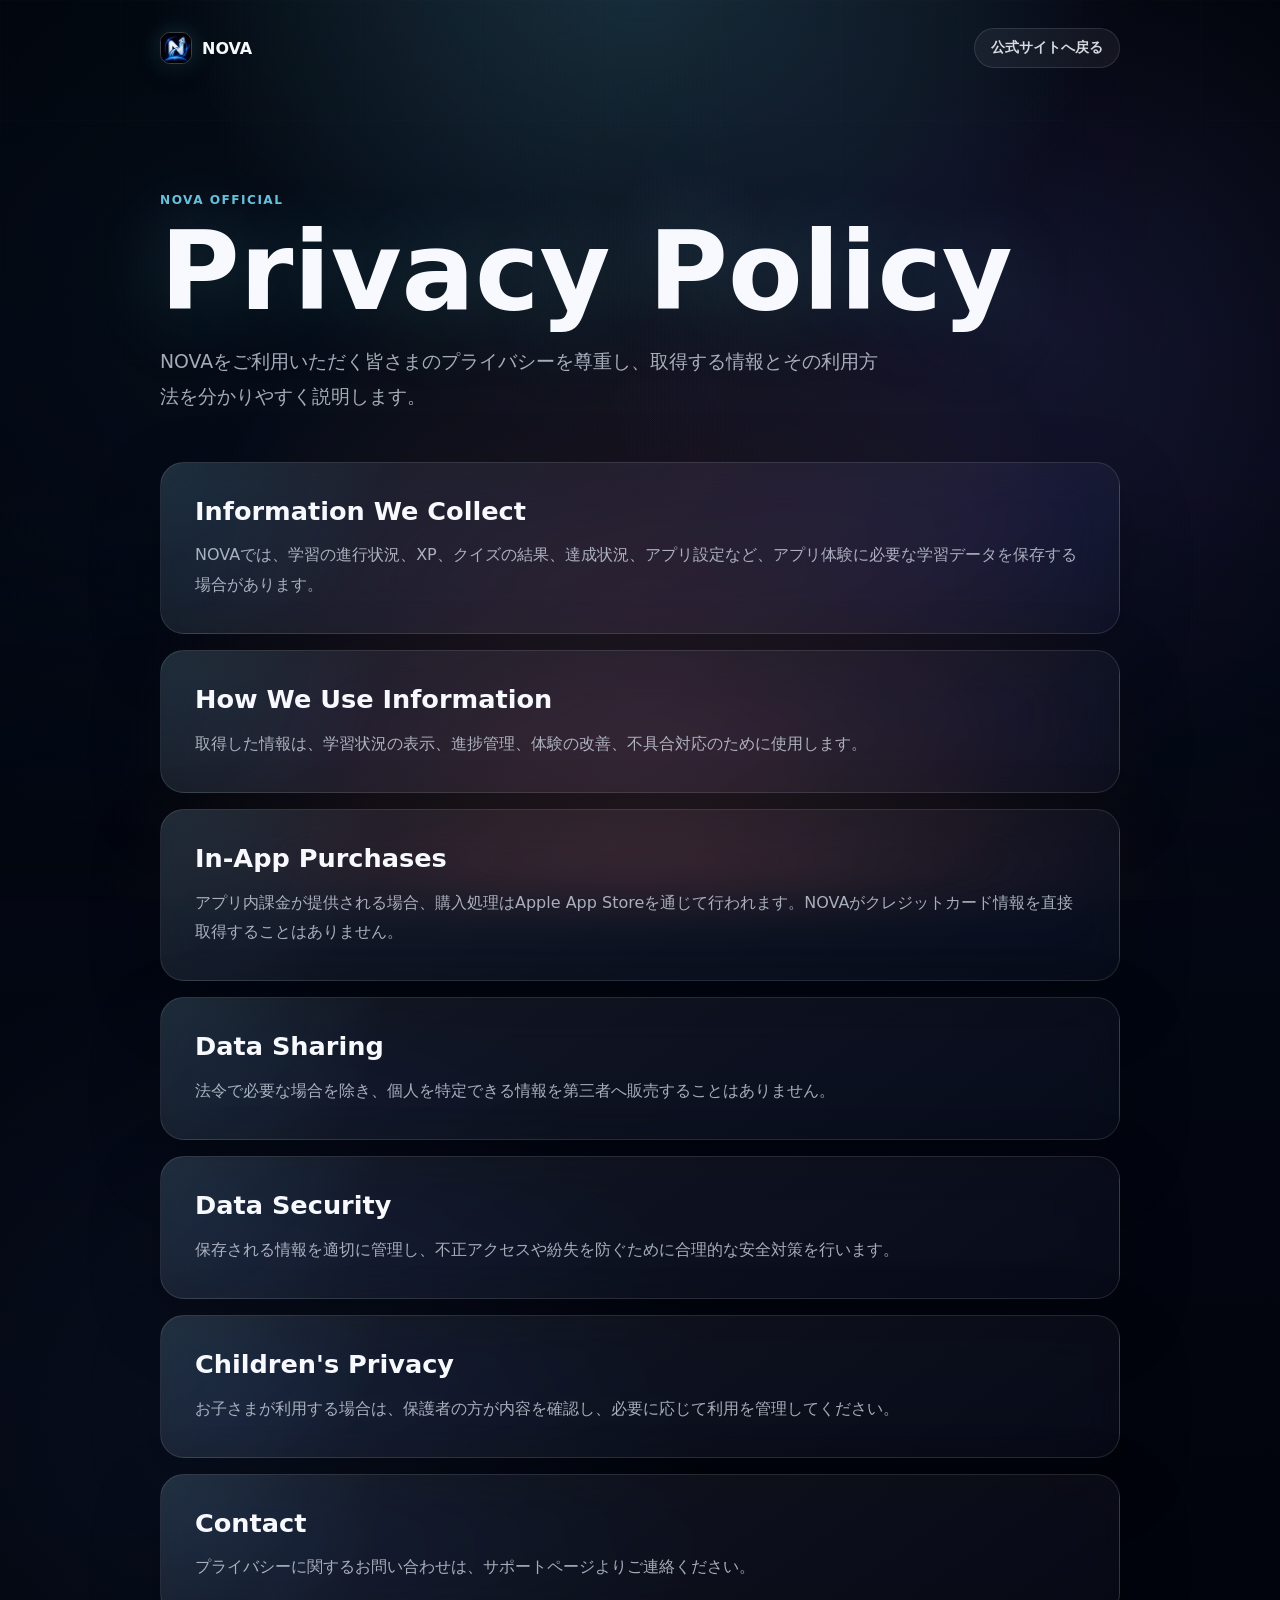
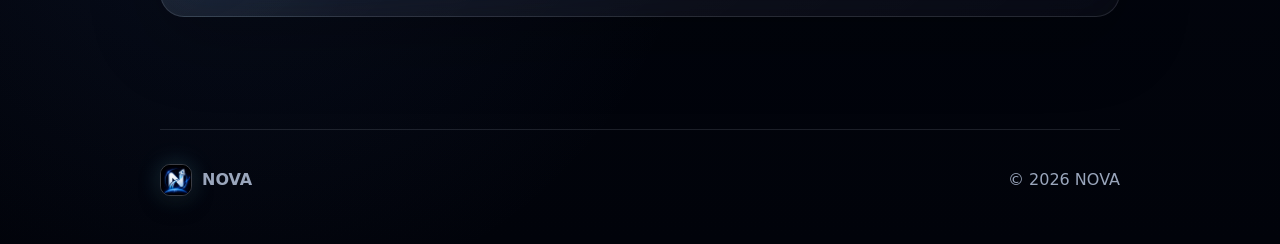
<file: privacy.html>
<!DOCTYPE html>
<html lang="ja">
<head>
  <meta charset="UTF-8">
  <meta name="viewport" content="width=device-width, initial-scale=1.0">
  <title>Privacy Policy | NOVA</title>
  <meta name="description" content="NOVAのプライバシーポリシーです。学習データ、アプリ内課金、データ管理について説明します。">
  <meta name="keywords" content="NOVA, 宇宙, Space, 学習アプリ, Quiz, Galaxy, Astronomy, Space Learning">
  <meta name="author" content="NOVA">
  <meta name="theme-color" content="#01040b">
  <link rel="icon" type="image/png" href="images/NOVA.png">
  <link rel="apple-touch-icon" href="images/NOVA.png">
  <link rel="stylesheet" href="NOVA.css">
</head>
<body class="legal-page">
  <header class="legal-header">
    <a class="brand" href="NOVA.html" aria-label="NOVA official website">
      <img class="brand-logo" src="images/NOVA.png" alt="" aria-hidden="true">
      <span>NOVA</span>
    </a>
    <a class="legal-back" href="NOVA.html">公式サイトへ戻る</a>
  </header>

  <main class="legal-main">
    <section class="legal-hero">
      <p class="eyebrow">NOVA Official</p>
      <h1>Privacy Policy</h1>
      <p>NOVAをご利用いただく皆さまのプライバシーを尊重し、取得する情報とその利用方法を分かりやすく説明します。</p>
    </section>

    <section class="legal-content">
      <article>
        <h2>Information We Collect</h2>
        <p>NOVAでは、学習の進行状況、XP、クイズの結果、達成状況、アプリ設定など、アプリ体験に必要な学習データを保存する場合があります。</p>
      </article>
      <article>
        <h2>How We Use Information</h2>
        <p>取得した情報は、学習状況の表示、進捗管理、体験の改善、不具合対応のために使用します。</p>
      </article>
      <article>
        <h2>In-App Purchases</h2>
        <p>アプリ内課金が提供される場合、購入処理はApple App Storeを通じて行われます。NOVAがクレジットカード情報を直接取得することはありません。</p>
      </article>
      <article>
        <h2>Data Sharing</h2>
        <p>法令で必要な場合を除き、個人を特定できる情報を第三者へ販売することはありません。</p>
      </article>
      <article>
        <h2>Data Security</h2>
        <p>保存される情報を適切に管理し、不正アクセスや紛失を防ぐために合理的な安全対策を行います。</p>
      </article>
      <article>
        <h2>Children's Privacy</h2>
        <p>お子さまが利用する場合は、保護者の方が内容を確認し、必要に応じて利用を管理してください。</p>
      </article>
      <article>
        <h2>Contact</h2>
        <p>プライバシーに関するお問い合わせは、サポートページよりご連絡ください。</p>
      </article>
    </section>
  </main>

  <footer class="legal-footer">
    <a class="brand" href="NOVA.html" aria-label="NOVA official website">
      <img class="brand-logo" src="images/NOVA.png" alt="" aria-hidden="true">
      <span>NOVA</span>
    </a>
    <span>© 2026 NOVA</span>
  </footer>
</body>
</html>
</file>
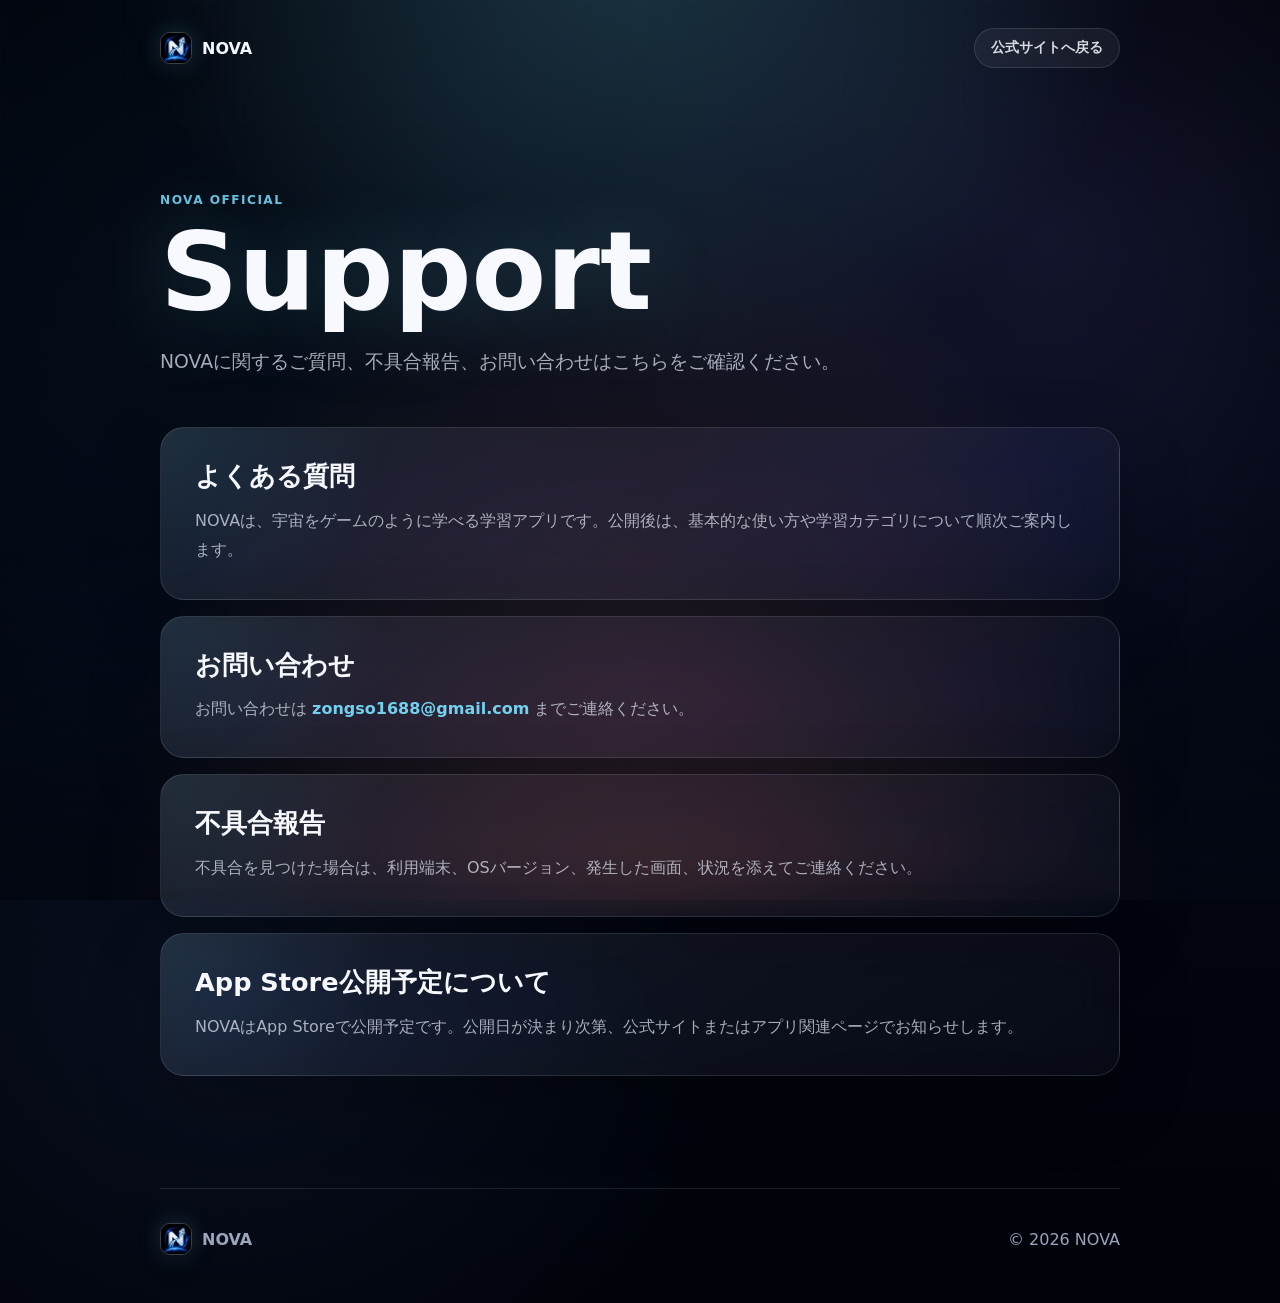
<file: support.html>
<!DOCTYPE html>
<html lang="ja">
<head>
  <meta charset="UTF-8">
  <meta name="viewport" content="width=device-width, initial-scale=1.0">
  <title>Support | NOVA</title>
  <meta name="description" content="NOVAのサポートページです。お問い合わせ、不具合報告、App Store公開予定についてご案内します。">
  <meta name="keywords" content="NOVA, 宇宙, Space, 学習アプリ, Quiz, Galaxy, Astronomy, Space Learning">
  <meta name="author" content="NOVA">
  <meta name="theme-color" content="#01040b">
  <link rel="icon" type="image/png" href="images/NOVA.png">
  <link rel="apple-touch-icon" href="images/NOVA.png">
  <link rel="stylesheet" href="NOVA.css">
</head>
<body class="legal-page">
  <header class="legal-header">
    <a class="brand" href="NOVA.html" aria-label="NOVA official website">
      <img class="brand-logo" src="images/NOVA.png" alt="" aria-hidden="true">
      <span>NOVA</span>
    </a>
    <a class="legal-back" href="NOVA.html">公式サイトへ戻る</a>
  </header>

  <main class="legal-main">
    <section class="legal-hero">
      <p class="eyebrow">NOVA Official</p>
      <h1>Support</h1>
      <p>NOVAに関するご質問、不具合報告、お問い合わせはこちらをご確認ください。</p>
    </section>

    <section class="legal-content">
      <article>
        <h2>よくある質問</h2>
        <p>NOVAは、宇宙をゲームのように学べる学習アプリです。公開後は、基本的な使い方や学習カテゴリについて順次ご案内します。</p>
      </article>
      <article>
        <h2>お問い合わせ</h2>
        <p>お問い合わせは <a href="mailto:zongso1688@gmail.com">zongso1688@gmail.com</a> までご連絡ください。</p>
      </article>
      <article>
        <h2>不具合報告</h2>
        <p>不具合を見つけた場合は、利用端末、OSバージョン、発生した画面、状況を添えてご連絡ください。</p>
      </article>
      <article>
        <h2>App Store公開予定について</h2>
        <p>NOVAはApp Storeで公開予定です。公開日が決まり次第、公式サイトまたはアプリ関連ページでお知らせします。</p>
      </article>
    </section>
  </main>

  <footer class="legal-footer">
    <a class="brand" href="NOVA.html" aria-label="NOVA official website">
      <img class="brand-logo" src="images/NOVA.png" alt="" aria-hidden="true">
      <span>NOVA</span>
    </a>
    <span>© 2026 NOVA</span>
  </footer>
</body>
</html>
</file>
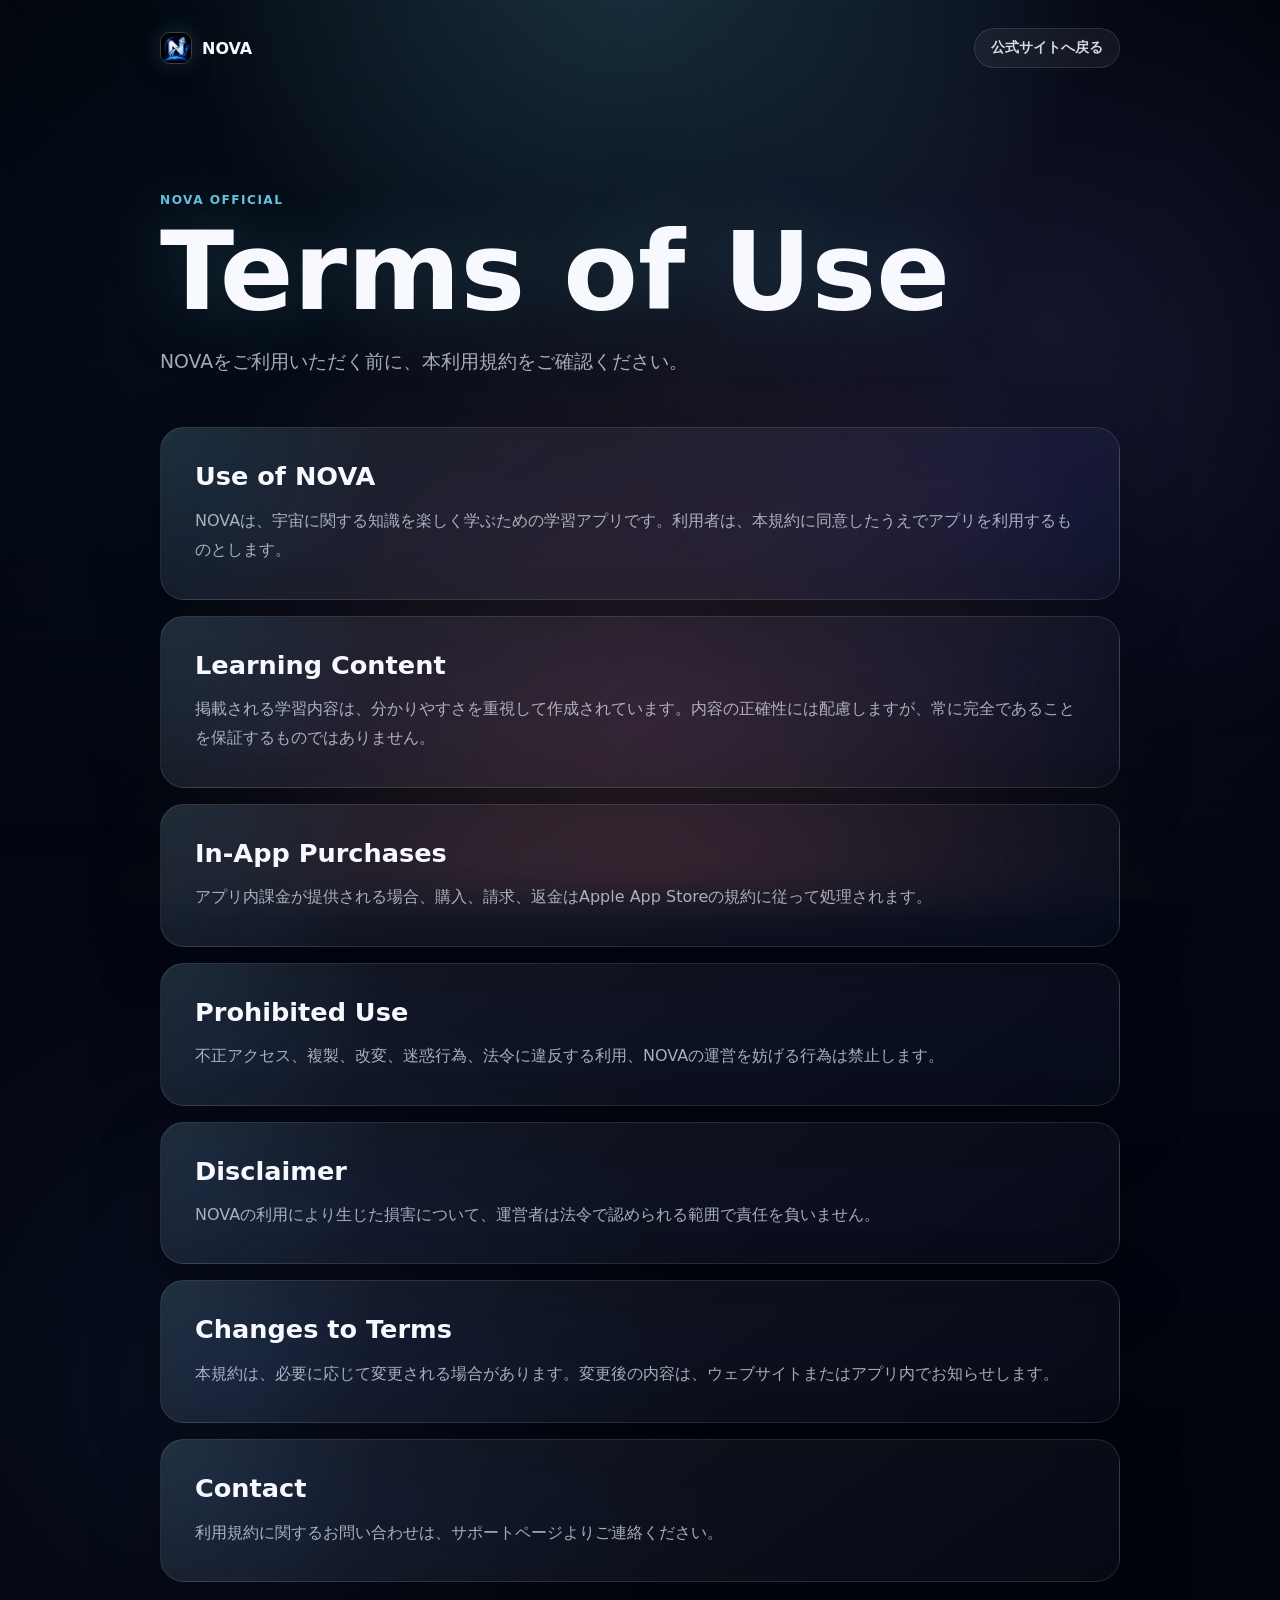
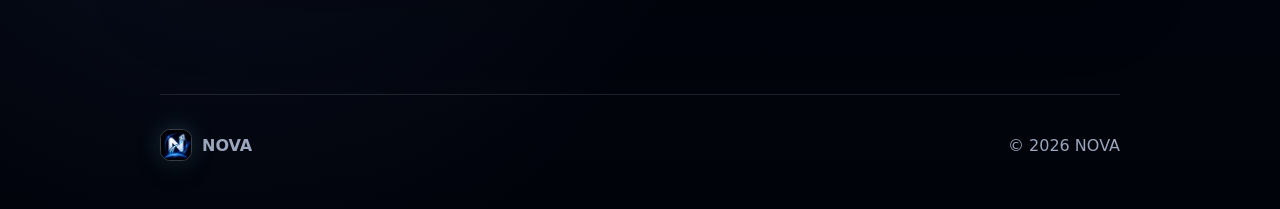
<file: terms.html>
<!DOCTYPE html>
<html lang="ja">
<head>
  <meta charset="UTF-8">
  <meta name="viewport" content="width=device-width, initial-scale=1.0">
  <title>Terms of Use | NOVA</title>
  <meta name="description" content="NOVAの利用規約です。アプリ利用、学習コンテンツ、アプリ内課金について説明します。">
  <meta name="keywords" content="NOVA, 宇宙, Space, 学習アプリ, Quiz, Galaxy, Astronomy, Space Learning">
  <meta name="author" content="NOVA">
  <meta name="theme-color" content="#01040b">
  <link rel="icon" type="image/png" href="images/NOVA.png">
  <link rel="apple-touch-icon" href="images/NOVA.png">
  <link rel="stylesheet" href="NOVA.css">
</head>
<body class="legal-page">
  <header class="legal-header">
    <a class="brand" href="NOVA.html" aria-label="NOVA official website">
      <img class="brand-logo" src="images/NOVA.png" alt="" aria-hidden="true">
      <span>NOVA</span>
    </a>
    <a class="legal-back" href="NOVA.html">公式サイトへ戻る</a>
  </header>

  <main class="legal-main">
    <section class="legal-hero">
      <p class="eyebrow">NOVA Official</p>
      <h1>Terms of Use</h1>
      <p>NOVAをご利用いただく前に、本利用規約をご確認ください。</p>
    </section>

    <section class="legal-content">
      <article>
        <h2>Use of NOVA</h2>
        <p>NOVAは、宇宙に関する知識を楽しく学ぶための学習アプリです。利用者は、本規約に同意したうえでアプリを利用するものとします。</p>
      </article>
      <article>
        <h2>Learning Content</h2>
        <p>掲載される学習内容は、分かりやすさを重視して作成されています。内容の正確性には配慮しますが、常に完全であることを保証するものではありません。</p>
      </article>
      <article>
        <h2>In-App Purchases</h2>
        <p>アプリ内課金が提供される場合、購入、請求、返金はApple App Storeの規約に従って処理されます。</p>
      </article>
      <article>
        <h2>Prohibited Use</h2>
        <p>不正アクセス、複製、改変、迷惑行為、法令に違反する利用、NOVAの運営を妨げる行為は禁止します。</p>
      </article>
      <article>
        <h2>Disclaimer</h2>
        <p>NOVAの利用により生じた損害について、運営者は法令で認められる範囲で責任を負いません。</p>
      </article>
      <article>
        <h2>Changes to Terms</h2>
        <p>本規約は、必要に応じて変更される場合があります。変更後の内容は、ウェブサイトまたはアプリ内でお知らせします。</p>
      </article>
      <article>
        <h2>Contact</h2>
        <p>利用規約に関するお問い合わせは、サポートページよりご連絡ください。</p>
      </article>
    </section>
  </main>

  <footer class="legal-footer">
    <a class="brand" href="NOVA.html" aria-label="NOVA official website">
      <img class="brand-logo" src="images/NOVA.png" alt="" aria-hidden="true">
      <span>NOVA</span>
    </a>
    <span>© 2026 NOVA</span>
  </footer>
</body>
</html>
</file>
<file: NOVA.css>
:root {
  --bg: #01040b;
  --bg-elevated: #050b17;
  --text: #f7f9ff;
  --muted: #9aa6bc;
  --muted-strong: #dbe4f4;
  --line: rgba(226, 238, 255, 0.12);
  --glass: rgba(255, 255, 255, 0.055);
  --glass-strong: rgba(255, 255, 255, 0.095);
  --cyan: #79dfff;
  --blue: #6d93ff;
  --violet: #9a86ff;
  --shadow: 0 38px 120px rgba(0, 0, 0, 0.58);
  --hero-parallax-x: 0px;
  --hero-parallax-y: 0px;
  --halo-parallax-x: 0px;
  --halo-parallax-y: 0px;
  --planet-a-x: 0px;
  --planet-a-y: 0px;
  --planet-b-x: 0px;
  --planet-b-y: 0px;
  --hero-phone-tilt-x: 0deg;
  --hero-phone-tilt-y: 0deg;
  --hero-phone-shift-x: 0px;
  --hero-phone-shift-y: 0px;
  --hero-content-scale: 1;
  --hero-phone-scroll-scale: 1;
  --hero-glow-opacity: 1;
  --hero-glow-before-opacity: 0.9;
  --hero-glow-after-opacity: 0.78;
  --nebula-scroll-x: 50%;
  --nebula-scroll-y: 0%;
  --nebula-scroll-opacity: 0.12;
  --journey-earth-opacity: 0.16;
  --journey-cloud-opacity: 0;
  --journey-atmo-opacity: 0;
  --journey-space-opacity: 0.18;
  --journey-deep-opacity: 0;
  --journey-deep-soft-opacity: 0;
  --scroll-shift: 0px;
  --rocket-progress: 0;
  --rocket-progress-percent: 0%;
  --rocket-trail-height: 72px;
  --rocket-glow-scale: 1;
  --rocket-glow-blur: 22px;
  --launch-progress: 0;
  --launch-rocket-y: 0px;
  --launch-flame-scale: 1;
  --launch-copy-y: 0px;
  --launch-stars-opacity: 0.36;
  --launch-rocket-glow: 36px;
  --launch-smoke-opacity: 0.72;
  --launch-smoke-scale: 1;
  --launch-intro-opacity: 1;
  --launch-pad-glow-opacity: 0.18;
  --launch-cloud-opacity: 0;
  --launch-cloud-field-opacity: 0;
  --launch-cloud-y-slow: 0px;
  --launch-cloud-y-medium: 0px;
  --launch-cloud-y-fast: 0px;
  --launch-cloud-y-near: 0px;
  --launch-cloud-drift: 0px;
  --launch-cloud-drift-small: 0px;
  --launch-cloud-drift-mid: 0px;
  --launch-cloud-drift-reverse: 0px;
  --launch-atmo-opacity: 0;
  --launch-space-opacity: 0;
  --launch-particle-opacity: 0;
  --launch-flame-opacity: 0.9;
  --launch-rocket-light: 0.08;
  --section-glow-x: 50%;
  --section-glow-y: 50%;
  --section-cyan-glow: 0.058;
  --section-violet-glow: 0.043;
  --glass-shadow-x: 0px;
  --glass-shadow-y: 0px;
  --voyage-cyan-opacity: 0.038;
  --voyage-violet-opacity: 0.028;
  --voyage-depth-opacity: 0.06;
  --motion-premium: cubic-bezier(0.16, 1, 0.3, 1);
  --interaction-duration: 360ms;
  --interaction-duration-fast: 240ms;
  --glass-edge: rgba(226, 238, 255, 0.115);
  --glass-edge-soft: rgba(255, 255, 255, 0.065);
  --glass-reflection: rgba(255, 255, 255, 0.026);
  --glass-depth-shadow: rgba(0, 0, 0, 0.34);
}

* {
  box-sizing: border-box;
}

html {
  scroll-behavior: smooth;
  scroll-padding-top: 96px;
}

body {
  margin: 0;
  min-height: 100vh;
  color: var(--text);
  background:
    radial-gradient(circle at 50% -12%, rgba(121, 223, 255, 0.18), transparent 34rem),
    radial-gradient(circle at 82% 18%, rgba(154, 134, 255, 0.12), transparent 28rem),
    radial-gradient(circle at 18% 78%, rgba(74, 113, 190, 0.1), transparent 30rem),
    linear-gradient(180deg, #01040b 0%, #030713 46%, #01030a 100%);
  font-family: Inter, "Noto Sans JP", system-ui, -apple-system, BlinkMacSystemFont, sans-serif;
  overflow-x: hidden;
}

body.lightbox-open {
  overflow: hidden;
}

body::before {
  position: fixed;
  inset: 0;
  z-index: -2;
  pointer-events: none;
  content: "";
  background:
    linear-gradient(rgba(255, 255, 255, 0.012) 1px, transparent 1px),
    linear-gradient(90deg, rgba(255, 255, 255, 0.012) 1px, transparent 1px);
  background-size: 120px 120px;
  mask-image: linear-gradient(to bottom, black 0%, transparent 86%);
}

body::after {
  position: fixed;
  inset: 0;
  z-index: -2;
  pointer-events: none;
  content: "";
  background:
    radial-gradient(circle at 16% 32%, rgba(121, 223, 255, var(--voyage-cyan-opacity)), transparent 36rem),
    radial-gradient(circle at 84% 66%, rgba(154, 134, 255, var(--voyage-violet-opacity)), transparent 34rem),
    radial-gradient(ellipse at 50% 112%, rgba(255, 139, 82, var(--journey-earth-opacity)), transparent 34rem),
    radial-gradient(ellipse at 50% 84%, rgba(226, 238, 255, var(--journey-cloud-opacity)), transparent 40rem),
    radial-gradient(circle at 50% 34%, rgba(121, 223, 255, var(--journey-atmo-opacity)), transparent 44rem),
    radial-gradient(circle at 50% 18%, rgba(10, 18, 42, var(--journey-space-opacity)), transparent 50rem),
    radial-gradient(circle at 78% 38%, rgba(154, 134, 255, var(--journey-deep-opacity)), transparent 34rem),
    radial-gradient(circle at 24% 70%, rgba(74, 113, 190, var(--journey-deep-soft-opacity)), transparent 32rem),
    radial-gradient(circle at var(--nebula-scroll-x) var(--nebula-scroll-y), rgba(121, 223, 255, var(--nebula-scroll-opacity)), transparent 28rem),
    radial-gradient(circle at calc(100% - var(--nebula-scroll-x)) 76%, rgba(154, 134, 255, 0.08), transparent 30rem),
    linear-gradient(180deg, rgba(0, 2, 8, var(--voyage-depth-opacity)), transparent 24%, transparent 72%, rgba(0, 2, 8, calc(var(--voyage-depth-opacity) * 1.4))),
    linear-gradient(to top, rgba(3, 7, 18, 0.94), transparent 46%);
  opacity: 0.92;
  transition: background-position 220ms linear;
}

a {
  color: inherit;
  text-decoration: none;
}

img {
  display: block;
  max-width: 100%;
}

.space-canvas {
  position: fixed;
  inset: 0;
  z-index: -1;
  width: 100%;
  height: 100%;
  pointer-events: none;
}

.rocket-progress {
  position: fixed;
  top: 112px;
  right: clamp(18px, 2.2vw, 34px);
  bottom: 72px;
  z-index: 16;
  width: 34px;
  pointer-events: none;
  opacity: 0.82;
}

.launch-intro {
  position: relative;
  display: grid;
  min-height: 150vh;
  grid-template-rows: minmax(180px, 0.72fr) minmax(340px, 1.25fr) minmax(118px, 0.38fr);
  align-items: center;
  justify-items: center;
  overflow: hidden;
}

.launch-intro::before {
  position: absolute;
  inset: 0;
  z-index: 0;
  pointer-events: none;
  background:
    radial-gradient(ellipse at 50% 106%, rgba(255, 135, 78, var(--launch-pad-glow-opacity)), transparent 30rem),
    radial-gradient(ellipse at 50% 84%, rgba(226, 238, 255, var(--launch-cloud-opacity)), transparent 34rem),
    radial-gradient(circle at 50% 38%, rgba(121, 223, 255, var(--launch-atmo-opacity)), transparent 44rem),
    radial-gradient(circle at 50% 12%, rgba(12, 20, 44, var(--launch-space-opacity)), transparent 48rem),
    radial-gradient(circle at 50% 58%, rgba(121, 223, 255, 0.2), transparent 24rem),
    radial-gradient(circle at 52% 30%, rgba(154, 134, 255, 0.14), transparent 34rem),
    radial-gradient(ellipse at 50% 100%, rgba(255, 130, 82, 0.12), transparent 26rem),
    linear-gradient(180deg, rgba(1, 4, 11, 0.06), rgba(1, 4, 11, 0.58) 52%, rgba(1, 3, 9, 0.96));
  content: "";
  opacity: var(--launch-intro-opacity);
}

.launch-stars {
  position: absolute;
  inset: 0;
  z-index: 1;
  pointer-events: none;
  background:
    radial-gradient(circle at 18% 24%, rgba(255, 255, 255, 0.72) 0 1px, transparent 2px),
    radial-gradient(circle at 76% 18%, rgba(121, 223, 255, 0.58) 0 1px, transparent 2px),
    radial-gradient(circle at 68% 62%, rgba(255, 255, 255, 0.42) 0 1px, transparent 2px),
    radial-gradient(circle at 28% 72%, rgba(154, 134, 255, 0.44) 0 1px, transparent 2px),
    radial-gradient(circle at 86% 48%, rgba(255, 255, 255, 0.34) 0 1px, transparent 2px),
    radial-gradient(circle at 10% 55%, rgba(121, 223, 255, 0.36) 0 1px, transparent 2px);
  opacity: var(--launch-stars-opacity);
}

.launch-stars::before {
  position: absolute;
  inset: 28% 26% 18%;
  background:
    radial-gradient(circle at 44% 72%, rgba(255, 219, 170, 0.78) 0 1px, transparent 2px),
    radial-gradient(circle at 58% 64%, rgba(121, 223, 255, 0.64) 0 1px, transparent 2px),
    radial-gradient(circle at 50% 78%, rgba(255, 255, 255, 0.68) 0 1px, transparent 2px),
    radial-gradient(circle at 62% 82%, rgba(255, 142, 87, 0.64) 0 1px, transparent 2px);
  content: "";
  filter: drop-shadow(0 0 12px rgba(121, 223, 255, 0.26));
  opacity: var(--launch-particle-opacity);
  animation: launchParticles 3.2s ease-in-out infinite;
}

.launch-clouds {
  position: absolute;
  inset: 0;
  pointer-events: none;
  opacity: var(--launch-cloud-field-opacity);
}

.launch-clouds-back {
  z-index: 2;
}

.launch-clouds-front {
  z-index: 3;
  mix-blend-mode: screen;
}

.launch-cloud-layer {
  position: absolute;
  height: clamp(150px, 22vw, 280px);
  background:
    radial-gradient(ellipse at 16% 62%, rgba(255, 255, 255, 0.46) 0 16%, rgba(235, 246, 255, 0.22) 27%, transparent 48%),
    radial-gradient(ellipse at 34% 44%, rgba(255, 255, 255, 0.56) 0 18%, rgba(226, 238, 255, 0.24) 31%, transparent 54%),
    radial-gradient(ellipse at 56% 58%, rgba(241, 248, 255, 0.42) 0 19%, rgba(196, 222, 255, 0.16) 33%, transparent 56%),
    radial-gradient(ellipse at 78% 48%, rgba(255, 255, 255, 0.34) 0 15%, rgba(226, 238, 255, 0.14) 28%, transparent 50%);
  filter: blur(18px);
  transform: translate3d(0, 0, 0);
  will-change: transform, opacity;
}

.launch-cloud-layer::before,
.launch-cloud-layer::after {
  position: absolute;
  inset: -18% -8%;
  background:
    radial-gradient(ellipse at 24% 54%, rgba(255, 255, 255, 0.26) 0 14%, transparent 42%),
    radial-gradient(ellipse at 48% 36%, rgba(229, 242, 255, 0.22) 0 12%, transparent 38%),
    radial-gradient(ellipse at 70% 64%, rgba(255, 255, 255, 0.18) 0 13%, transparent 40%);
  content: "";
  filter: blur(20px);
}

.launch-cloud-layer::after {
  inset: 8% 10% -24%;
  opacity: 0.58;
  transform: translate3d(8%, 10%, 0) scale(0.76);
}

.cloud-layer-one {
  top: 57%;
  left: 8%;
  width: min(760px, 86vw);
  opacity: 0.68;
  transform: translate3d(calc(var(--launch-cloud-drift-reverse) - 2vw), var(--launch-cloud-y-slow), 0) scale(1.05);
}

.cloud-layer-two {
  top: 47%;
  right: 6%;
  width: min(680px, 78vw);
  opacity: 0.5;
  transform: translate3d(var(--launch-cloud-drift-mid), var(--launch-cloud-y-medium), 0) scale(0.88);
}

.cloud-layer-three {
  top: 58%;
  left: 50%;
  width: min(880px, 98vw);
  opacity: 0.46;
  transform: translate3d(calc(-50% + var(--launch-cloud-drift-small)), var(--launch-cloud-y-fast), 0) scale(1.14);
}

.cloud-layer-four {
  top: 38%;
  left: 20%;
  width: min(540px, 70vw);
  height: clamp(120px, 18vw, 220px);
  opacity: 0.34;
  transform: translate3d(var(--launch-cloud-drift-reverse), var(--launch-cloud-y-near), 0) scale(0.78);
}

.launch-copy {
  position: sticky;
  top: 108px;
  z-index: 4;
  grid-row: 1;
  align-self: start;
  margin-top: clamp(92px, 11vh, 132px);
  text-align: center;
  opacity: var(--launch-intro-opacity);
  transform: translateY(var(--launch-copy-y));
}

.launch-copy p {
  margin: 0;
  color: var(--text);
  font-size: clamp(5.6rem, 16vw, 13rem);
  font-weight: 900;
  line-height: 0.82;
  text-shadow:
    0 0 76px rgba(121, 223, 255, 0.24),
    0 24px 80px rgba(0, 0, 0, 0.42);
}

.launch-copy span {
  display: inline-flex;
  margin-top: 26px;
  color: rgba(215, 222, 235, 0.76);
  font-size: clamp(0.78rem, 1.25vw, 1rem);
  font-weight: 900;
  letter-spacing: 0.28em;
  text-transform: uppercase;
}

.launch-pad {
  position: sticky;
  top: clamp(210px, 31vh, 320px);
  z-index: 3;
  grid-row: 2;
  width: min(900px, 96vw);
  height: min(620px, 66vh);
  margin-top: clamp(20px, 5vh, 54px);
  opacity: var(--launch-intro-opacity);
  pointer-events: none;
}

.launch-pad::before {
  position: absolute;
  left: 50%;
  bottom: 34px;
  width: min(860px, 96vw);
  height: 118px;
  background:
    linear-gradient(90deg, transparent, rgba(1, 4, 11, 0.7) 18%, rgba(1, 4, 11, 0.92) 50%, rgba(1, 4, 11, 0.7) 82%, transparent),
    linear-gradient(180deg, transparent 0 58%, rgba(121, 223, 255, 0.1) 59%, transparent 61%);
  clip-path: polygon(0 78%, 18% 62%, 27% 34%, 31% 34%, 34% 62%, 45% 56%, 48% 18%, 52% 18%, 55% 56%, 66% 62%, 69% 34%, 73% 34%, 82% 62%, 100% 78%, 100% 100%, 0 100%);
  content: "";
  opacity: var(--launch-intro-opacity);
  transform: translateX(-50%);
}

.launch-intro.is-launching .launch-pad {
  animation: launchCameraShake 620ms ease-in-out infinite;
}

.launch-rocket {
  position: absolute;
  left: 50%;
  bottom: 148px;
  width: clamp(98px, 10vw, 142px);
  height: clamp(236px, 25vw, 338px);
  border: 1px solid rgba(226, 238, 255, 0.58);
  border-radius: 999px 999px 44% 44%;
  background:
    linear-gradient(90deg, rgba(255, 143, 84, var(--launch-rocket-light)), transparent 22%, transparent 78%, rgba(121, 223, 255, 0.08)),
    radial-gradient(circle at 50% 25%, rgba(121, 223, 255, 0.32), transparent 24px),
    linear-gradient(145deg, rgba(255, 255, 255, 0.96), rgba(196, 213, 234, 0.78) 54%, rgba(105, 128, 170, 0.62));
  box-shadow:
    0 0 var(--launch-rocket-glow) rgba(121, 223, 255, 0.26),
    0 40px 120px rgba(0, 0, 0, 0.56),
    inset 0 1px 0 rgba(255, 255, 255, 0.84);
  transform: translate(-50%, var(--launch-rocket-y)) rotate(-3deg);
  transition: transform 120ms linear, box-shadow 160ms linear;
}

.launch-rocket::before,
.launch-rocket::after {
  position: absolute;
  bottom: 18px;
  width: 36%;
  height: 36%;
  border-radius: 999px 999px 8px 8px;
  background: linear-gradient(180deg, rgba(121, 223, 255, 0.7), rgba(76, 91, 148, 0.42));
  content: "";
}

.launch-rocket::before {
  left: -24%;
  transform: rotate(-18deg);
}

.launch-rocket::after {
  right: -24%;
  transform: rotate(18deg);
}

.launch-rocket-window {
  position: absolute;
  top: 26%;
  left: 50%;
  width: 28%;
  height: 12%;
  border: 1px solid rgba(4, 13, 28, 0.24);
  border-radius: 50%;
  background: radial-gradient(circle at 35% 28%, #ffffff, rgba(121, 223, 255, 0.76) 42%, rgba(45, 83, 140, 0.94));
  box-shadow: 0 0 24px rgba(121, 223, 255, 0.5);
  transform: translateX(-50%);
}

.launch-flame {
  position: absolute;
  top: calc(100% - 2px);
  left: 50%;
  width: 48%;
  height: clamp(230px, 26vw, 360px);
  border-radius: 50% 50% 999px 999px;
  background:
    radial-gradient(circle at 50% 4%, rgba(255, 255, 255, 1), transparent 12%),
    radial-gradient(ellipse at 50% 18%, rgba(121, 223, 255, 0.84), transparent 32%),
    radial-gradient(ellipse at 50% 42%, rgba(255, 150, 82, 0.62), transparent 50%),
    linear-gradient(to bottom, rgba(255, 231, 188, 0.96), rgba(255, 119, 72, 0.58) 36%, rgba(154, 134, 255, 0.16) 70%, transparent);
  filter: blur(2.2px) drop-shadow(0 0 44px rgba(255, 142, 87, 0.36)) drop-shadow(0 0 46px rgba(121, 223, 255, 0.26));
  opacity: var(--launch-flame-opacity);
  transform: translateX(-50%) scaleY(var(--launch-flame-scale));
  transform-origin: top center;
  animation: launchFlameFlicker 1.15s ease-in-out infinite;
}

.launch-smoke {
  position: absolute;
  left: 50%;
  bottom: 24px;
  border-radius: 50%;
  background:
    radial-gradient(circle, rgba(245, 250, 255, 0.32), rgba(226, 238, 255, 0.18) 28%, rgba(121, 223, 255, 0.055) 52%, transparent 76%);
  filter: blur(22px);
  opacity: var(--launch-smoke-opacity);
}

.smoke-one {
  width: min(760px, 94vw);
  height: 190px;
  transform: translateX(-50%) scale(var(--launch-smoke-scale));
}

.smoke-two {
  width: min(540px, 68vw);
  height: 172px;
  transform: translateX(-76%) scale(var(--launch-smoke-scale));
}

.smoke-three {
  width: min(540px, 68vw);
  height: 172px;
  transform: translateX(-24%) scale(var(--launch-smoke-scale));
}

.smoke-four {
  width: min(980px, 100vw);
  height: 150px;
  bottom: -18px;
  transform: translateX(-50%) scale(var(--launch-smoke-scale));
  opacity: var(--launch-smoke-opacity);
}

.launch-scroll-cue {
  position: sticky;
  top: calc(100vh - 118px);
  z-index: 4;
  grid-row: 3;
  display: grid;
  justify-items: center;
  gap: 13px;
  margin-bottom: 34px;
  color: rgba(215, 222, 235, 0.64);
  font-size: 0.72rem;
  font-weight: 900;
  letter-spacing: 0.18em;
  opacity: var(--launch-intro-opacity);
  text-transform: uppercase;
}

.launch-arrow {
  display: block;
  width: 34px;
  height: 34px;
  border: 1px solid rgba(226, 238, 255, 0.16);
  border-radius: 50%;
  background: rgba(255, 255, 255, 0.055);
  box-shadow: 0 0 28px rgba(121, 223, 255, 0.12);
  backdrop-filter: blur(18px);
}

.launch-arrow::before {
  position: absolute;
  width: 8px;
  height: 8px;
  margin: 10px 0 0 12px;
  border-right: 2px solid rgba(247, 249, 255, 0.76);
  border-bottom: 2px solid rgba(247, 249, 255, 0.76);
  content: "";
  transform: rotate(45deg);
}

.rocket-track {
  position: absolute;
  top: 0;
  bottom: 0;
  left: 50%;
  width: 1px;
  background:
    linear-gradient(to top, rgba(121, 223, 255, 0.2), rgba(154, 134, 255, 0.1) var(--rocket-progress-percent), rgba(255, 255, 255, 0.04) var(--rocket-progress-percent)),
    linear-gradient(to bottom, transparent, rgba(255, 255, 255, 0.08), transparent);
  box-shadow: 0 0 18px rgba(121, 223, 255, 0.14);
  transform: translateX(-50%);
}

.rocket {
  position: absolute;
  left: 50%;
  bottom: var(--rocket-progress-percent);
  width: 18px;
  height: 34px;
  border: 1px solid rgba(226, 238, 255, 0.58);
  border-radius: 999px 999px 48% 48%;
  background:
    radial-gradient(circle at 50% 24%, rgba(121, 223, 255, 0.28), transparent 5px),
    linear-gradient(145deg, rgba(255, 255, 255, 0.96), rgba(190, 210, 232, 0.72) 54%, rgba(120, 143, 178, 0.58));
  box-shadow:
    0 0 var(--rocket-glow-blur) rgba(121, 223, 255, 0.28),
    0 0 44px rgba(154, 134, 255, 0.1),
    0 14px 36px rgba(0, 0, 0, 0.32),
    inset 0 1px 0 rgba(255, 255, 255, 0.82);
  transform: translate(-50%, 50%) rotate(-8deg);
  transition: bottom 220ms cubic-bezier(0.16, 1, 0.3, 1), box-shadow 260ms ease;
}

.rocket::before,
.rocket::after {
  position: absolute;
  bottom: 3px;
  width: 7px;
  height: 12px;
  border-radius: 7px 7px 3px 3px;
  background: linear-gradient(180deg, rgba(121, 223, 255, 0.72), rgba(91, 111, 170, 0.38));
  content: "";
}

.rocket::before {
  left: -5px;
  transform: rotate(-18deg);
}

.rocket::after {
  right: -5px;
  transform: rotate(18deg);
}

.rocket-window {
  position: absolute;
  top: 8px;
  left: 50%;
  width: 7px;
  height: 7px;
  border: 1px solid rgba(4, 13, 28, 0.22);
  border-radius: 50%;
  background: radial-gradient(circle at 35% 28%, #ffffff, rgba(121, 223, 255, 0.76) 42%, rgba(45, 83, 140, 0.92));
  box-shadow: 0 0 12px rgba(121, 223, 255, 0.52);
  transform: translateX(-50%);
}

.rocket-trail {
  position: absolute;
  left: 50%;
  top: calc(100% - 2px);
  width: 10px;
  height: var(--rocket-trail-height);
  border-radius: 999px;
  background:
    radial-gradient(circle at 50% 0%, rgba(255, 255, 255, 0.78), transparent 16%),
    radial-gradient(ellipse at 50% 18%, rgba(121, 223, 255, 0.44), transparent 42%),
    linear-gradient(to bottom, rgba(121, 223, 255, 0.42), rgba(154, 134, 255, 0.16) 54%, transparent);
  filter: blur(1.35px) drop-shadow(0 0 14px rgba(121, 223, 255, 0.26));
  opacity: 0.74;
  transform: translateX(-50%);
  animation: trailPulse 1.9s ease-in-out infinite;
}

.rocket-spark {
  position: absolute;
  left: 50%;
  bottom: var(--rocket-progress-percent);
  width: 3px;
  height: 3px;
  border-radius: 50%;
  background: rgba(247, 249, 255, 0.82);
  box-shadow: 0 0 10px rgba(121, 223, 255, 0.52);
  opacity: 0.58;
  transform: translate(-50%, 38px);
  transition: bottom 220ms cubic-bezier(0.16, 1, 0.3, 1);
  animation: rocketSpark 2.65s ease-in-out infinite;
}

.spark-one {
  margin-left: -10px;
  animation-delay: -0.4s;
}

.spark-two {
  margin-left: 9px;
  animation-delay: -1.3s;
}

.spark-three {
  margin-left: -2px;
  animation-delay: -2.1s;
}

.site-header {
  position: fixed;
  top: 16px;
  left: 50%;
  z-index: 20;
  display: flex;
  height: auto;
  min-height: 0;
  width: min(1040px, calc(100% - 32px));
  align-items: center;
  justify-content: space-between;
  gap: 16px;
  padding: 9px 12px;
  border: 1px solid rgba(226, 238, 255, 0.12);
  border-radius: 999px;
  background: rgba(3, 8, 18, 0.58);
  box-shadow: 0 16px 46px rgba(0, 0, 0, 0.34);
  backdrop-filter: blur(26px) saturate(150%);
  transform: translateX(-50%);
  transition: background var(--interaction-duration-fast) var(--motion-premium), border-color var(--interaction-duration-fast) var(--motion-premium), box-shadow var(--interaction-duration-fast) var(--motion-premium);
}

.site-header.has-scrolled {
  border-color: rgba(226, 238, 255, 0.18);
  background: rgba(3, 8, 18, 0.84);
}

.brand {
  display: inline-flex;
  align-items: center;
  gap: 10px;
  font-weight: 900;
  letter-spacing: 0;
}

.brand-logo {
  width: 32px;
  height: 32px;
  border: 1px solid rgba(255, 255, 255, 0.22);
  border-radius: 10px;
  object-fit: cover;
  box-shadow:
    0 8px 22px rgba(0, 0, 0, 0.32),
    0 0 24px rgba(121, 223, 255, 0.2);
}

.nav-links {
  display: flex;
  align-items: center;
  gap: 20px;
  color: var(--muted);
  font-size: 0.82rem;
  font-weight: 700;
}

.nav-links a {
  position: relative;
  color: inherit;
  transition:
    color var(--interaction-duration-fast) var(--motion-premium),
    opacity var(--interaction-duration-fast) var(--motion-premium),
    text-shadow var(--interaction-duration-fast) var(--motion-premium);
}

.nav-links a::after {
  position: absolute;
  right: 0;
  bottom: -9px;
  left: 0;
  height: 1px;
  border-radius: 999px;
  background: linear-gradient(90deg, transparent, rgba(121, 223, 255, 0.92), transparent);
  box-shadow: 0 0 18px rgba(121, 223, 255, 0.48);
  content: "";
  opacity: 0;
  transform: scaleX(0.24);
  transform-origin: center;
  transition:
    opacity var(--interaction-duration) var(--motion-premium),
    transform var(--interaction-duration) var(--motion-premium);
}

.nav-links a:hover,
.nav-links a.is-active {
  color: var(--text);
}

.nav-links a.is-active {
  text-shadow: 0 0 18px rgba(121, 223, 255, 0.28);
}

.nav-links a.is-active::after {
  opacity: 1;
  transform: scaleX(1);
}

.language-switch {
  display: inline-flex;
  align-items: center;
  gap: 2px;
  margin-left: 2px;
  padding: 3px;
  border: 1px solid rgba(226, 238, 255, 0.14);
  border-radius: 999px;
  background: rgba(255, 255, 255, 0.065);
  box-shadow:
    0 10px 26px rgba(0, 0, 0, 0.18),
    inset 0 1px 0 rgba(255, 255, 255, 0.08);
  backdrop-filter: blur(18px) saturate(150%);
}

.mobile-language-nav {
  display: none;
}

.language-option {
  appearance: none;
  display: inline-flex;
  min-width: 34px;
  min-height: 28px;
  align-items: center;
  justify-content: center;
  padding: 0 10px;
  border: 0;
  border-radius: 999px;
  background: transparent;
  color: var(--text);
  cursor: pointer;
  font-family: inherit;
  font-size: 0.74rem;
  font-weight: 900;
  line-height: 1;
  transition:
    background 0.25s var(--motion-premium),
    color 0.25s var(--motion-premium),
    box-shadow 0.25s var(--motion-premium),
    transform 0.25s var(--motion-premium);
}

.language-option::after {
  display: none;
}

.language-option:hover,
.language-option:focus-visible {
  color: var(--text);
}

.language-option:focus-visible {
  outline: 2px solid rgba(121, 223, 255, 0.72);
  outline-offset: 2px;
}

.language-option.is-active {
  background: linear-gradient(135deg, var(--cyan), var(--blue));
  color: #03101e;
  box-shadow:
    0 0 22px rgba(121, 223, 255, 0.28),
    inset 0 1px 0 rgba(255, 255, 255, 0.36);
  text-shadow: none;
}

.nav-cta,
.button {
  display: inline-flex;
  min-height: 40px;
  align-items: center;
  justify-content: center;
  border-radius: 999px;
  font-weight: 900;
  white-space: nowrap;
  transition:
    transform var(--interaction-duration-fast) var(--motion-premium),
    box-shadow var(--interaction-duration-fast) var(--motion-premium),
    background var(--interaction-duration-fast) var(--motion-premium),
    border-color var(--interaction-duration-fast) var(--motion-premium);
}

.nav-cta {
  padding: 0 16px;
  background: rgba(255, 255, 255, 0.075);
  color: var(--text);
  box-shadow:
    0 10px 28px rgba(0, 0, 0, 0.16),
    inset 0 1px 0 rgba(255, 255, 255, 0.08);
  backdrop-filter: blur(18px);
}

.nav-cta:hover,
.button:hover {
  box-shadow:
    0 14px 34px rgba(0, 0, 0, 0.22),
    0 0 26px rgba(121, 223, 255, 0.08),
    inset 0 1px 0 rgba(255, 255, 255, 0.14);
  transform: translateY(-1px);
}

.disabled-cta:hover {
  transform: none;
}

.section {
  position: relative;
  width: min(1160px, calc(100% - 44px));
  margin: 0 auto;
  padding: clamp(72px, 8svh, 104px) 0;
  scroll-margin-top: 104px;
}

.hero,
.what-section,
.why-section,
.vision-section,
.numbers-section,
.journey-section,
.gallery-section {
  display: grid;
  min-height: 100vh;
  min-height: 100svh;
  align-content: center;
  place-content: center stretch;
}

.section::before {
  position: absolute;
  top: -70px;
  left: 50%;
  z-index: -1;
  width: min(860px, 92vw);
  height: 180px;
  pointer-events: none;
  background:
    radial-gradient(ellipse at var(--section-glow-x) var(--section-glow-y), rgba(121, 223, 255, var(--section-cyan-glow)), transparent 62%),
    radial-gradient(ellipse at 34% 52%, rgba(154, 134, 255, var(--section-violet-glow)), transparent 58%);
  content: "";
  filter: blur(18px);
  opacity: 0.62;
  transform: translateX(-50%);
  transition: opacity 1200ms cubic-bezier(0.16, 1, 0.3, 1);
}

.section.is-visible::before {
  opacity: 0.76;
}

.what-section {
  --section-glow-x: 42%;
  --section-glow-y: 48%;
  --section-cyan-glow: 0.052;
  --section-violet-glow: 0.045;
}

.why-section,
.vision-section {
  --section-glow-x: 58%;
  --section-glow-y: 46%;
  --section-cyan-glow: 0.045;
  --section-violet-glow: 0.052;
}

.numbers-section,
.categories-section {
  --section-glow-x: 46%;
  --section-glow-y: 54%;
  --section-cyan-glow: 0.058;
  --section-violet-glow: 0.036;
}

.journey-section,
.gallery-section {
  --section-glow-x: 54%;
  --section-glow-y: 44%;
  --section-cyan-glow: 0.06;
  --section-violet-glow: 0.042;
}

.features-section,
.next-section {
  --section-glow-x: 48%;
  --section-glow-y: 52%;
  --section-cyan-glow: 0.046;
  --section-violet-glow: 0.05;
}

.faq-section,
.download-section {
  --section-glow-x: 52%;
  --section-glow-y: 50%;
  --section-cyan-glow: 0.04;
  --section-violet-glow: 0.045;
}

.features-section,
.categories-section,
.gallery-section {
  padding-top: clamp(58px, 6svh, 84px);
  padding-bottom: clamp(58px, 6svh, 84px);
}

.what-section,
.why-section,
.vision-section,
.download-section {
  justify-items: stretch;
}

.numbers-section,
.journey-section,
.gallery-section {
  overflow: visible;
}

.hero {
  min-height: 100vh;
  align-items: center;
  grid-template-columns: minmax(0, 1fr) minmax(300px, 0.72fr);
  gap: clamp(42px, 7vw, 96px);
  padding-top: clamp(112px, 14svh, 132px);
  padding-bottom: clamp(72px, 9svh, 92px);
}

.eyebrow {
  margin: 0 0 14px;
  color: rgba(121, 223, 255, 0.86);
  font-size: 0.76rem;
  font-weight: 900;
  letter-spacing: 0.12em;
  line-height: 1.35;
  text-transform: uppercase;
}

h1,
h2,
h3,
p {
  margin-top: 0;
}

h1 {
  margin-bottom: 18px;
  font-size: clamp(5.8rem, 15vw, 11rem);
  font-weight: 900;
  line-height: 0.88;
  letter-spacing: 0;
  text-shadow:
    0 0 76px rgba(121, 223, 255, 0.24),
    0 18px 60px rgba(0, 0, 0, 0.42);
}

h2 {
  margin-bottom: 0;
  font-size: clamp(2rem, 4.3vw, 3.85rem);
  font-weight: 900;
  line-height: 1.15;
  letter-spacing: 0;
  text-wrap: balance;
}

h3 {
  margin-bottom: 12px;
  font-size: clamp(1.35rem, 2.3vw, 2rem);
  line-height: 1.2;
}

p {
  color: var(--muted);
  line-height: 1.84;
}

.hero-copy {
  position: relative;
  z-index: 2;
  scale: var(--hero-content-scale);
  transform-origin: left center;
  will-change: scale;
}

.hero-logo-lockup {
  display: inline-flex;
  align-items: center;
  justify-content: center;
  width: 54px;
  height: 54px;
  margin-bottom: 24px;
  border: 1px solid rgba(255, 255, 255, 0.2);
  border-radius: 16px;
  background: rgba(255, 255, 255, 0.055);
  box-shadow:
    0 18px 48px rgba(0, 0, 0, 0.34),
    0 0 34px rgba(121, 223, 255, 0.16);
  backdrop-filter: blur(18px);
}

.hero-logo {
  width: 43px;
  height: 43px;
  border-radius: 12px;
  object-fit: cover;
  box-shadow: 0 0 18px rgba(121, 223, 255, 0.16);
}

.hero-lead {
  max-width: 560px;
  margin-bottom: 32px;
  color: var(--text);
  font-size: clamp(1.55rem, 2.7vw, 2.55rem);
  font-weight: 800;
  line-height: 1.3;
}

.js-enabled .hero-copy h1,
.js-enabled .hero-copy .hero-lead {
  opacity: 0;
  filter: blur(18px);
  transform: scale(1.06);
  transform-origin: left center;
}

.hero-copy h1 {
  position: relative;
}

.js-enabled .hero-copy h1::after {
  position: absolute;
  inset: 0;
  pointer-events: none;
  color: transparent;
  background:
    linear-gradient(
      105deg,
      transparent 0%,
      transparent 42%,
      rgba(208, 246, 255, 0.08) 47%,
      rgba(255, 255, 255, 0.62) 50%,
      rgba(121, 223, 255, 0.22) 53%,
      transparent 59%,
      transparent 100%
    );
  background-clip: text;
  background-size: 240% 100%;
  content: "NOVA";
  filter: drop-shadow(0 0 10px rgba(121, 223, 255, 0.16));
  opacity: 0;
  -webkit-background-clip: text;
}

.hero-subcopy,
.copy-block p,
.section-heading p {
  max-width: 650px;
  font-size: 1.05rem;
  line-height: 1.86;
}

.hero-subcopy {
  max-width: 560px;
  margin-bottom: 30px;
  color: rgba(215, 222, 235, 0.72);
}

.hero-actions {
  display: flex;
  flex-wrap: wrap;
  gap: 12px;
}

.cta-subtext {
  margin: 12px 0 0;
  color: rgba(215, 222, 235, 0.62);
  font-size: 0.9rem;
  font-weight: 700;
}

.button {
  padding: 0 24px;
}

.button.primary {
  background: linear-gradient(135deg, rgba(245, 250, 255, 0.9), rgba(204, 226, 236, 0.72) 54%, rgba(180, 187, 215, 0.64));
  color: rgba(7, 17, 32, 0.74);
  box-shadow:
    0 14px 42px rgba(121, 223, 255, 0.13),
    inset 0 1px 0 rgba(255, 255, 255, 0.72);
}

.button.secondary {
  border: 1px solid var(--line);
  background: rgba(255, 255, 255, 0.045);
  color: var(--text);
  backdrop-filter: blur(18px);
}

.hero-visual,
.visual-stack,
.dual-phones {
  position: relative;
  display: grid;
  place-items: center;
}

.hero-visual {
  min-height: 500px;
  translate: var(--hero-parallax-x) var(--hero-parallax-y);
}

.hero-visual::before {
  position: absolute;
  inset: -4% -20% 2%;
  z-index: -2;
  border-radius: 48%;
  background:
    radial-gradient(circle at 46% 42%, rgba(121, 223, 255, 0.34), transparent 18rem),
    radial-gradient(circle at 64% 58%, rgba(154, 134, 255, 0.2), transparent 23rem),
    radial-gradient(circle at 48% 72%, rgba(72, 105, 178, 0.1), transparent 20rem);
  filter: blur(32px);
  opacity: var(--hero-glow-before-opacity);
  content: "";
  animation: gradientDrift 9s ease-in-out infinite;
}

.hero-visual::after {
  position: absolute;
  inset: 14% 4% 10%;
  z-index: -1;
  border-radius: 50%;
  background:
    radial-gradient(circle at 50% 46%, rgba(121, 223, 255, 0.24), transparent 18rem),
    radial-gradient(circle at 50% 58%, rgba(109, 147, 255, 0.12), transparent 22rem);
  filter: blur(26px);
  opacity: var(--hero-glow-after-opacity);
  content: "";
  animation: phoneGlowPulse 6.8s ease-in-out infinite;
}

.halo {
  position: absolute;
  border: 1px solid rgba(121, 223, 255, 0.13);
  border-radius: 50%;
  filter: drop-shadow(0 0 36px rgba(121, 223, 255, 0.12));
  animation: spin 34s linear infinite;
  translate: var(--halo-parallax-x) var(--halo-parallax-y);
}

.halo-one {
  width: 470px;
  height: 470px;
}

.halo-two {
  width: 660px;
  height: 660px;
  animation-duration: 54s;
}

.planet-drift {
  position: absolute;
  z-index: -1;
  border-radius: 50%;
  translate: var(--planet-a-x) var(--planet-a-y);
  filter: drop-shadow(0 0 28px rgba(121, 223, 255, 0.18));
}

.planet-drift-one {
  top: 17%;
  right: 8%;
  width: 58px;
  height: 58px;
  background: linear-gradient(145deg, #bdefff, #4768a8 58%, #0a1024);
  opacity: 0.72;
}

.planet-drift-two {
  bottom: 17%;
  left: 7%;
  width: 34px;
  height: 34px;
  background: linear-gradient(145deg, #d8d7ff, #6959a8 58%, #141126);
  opacity: 0.56;
  translate: var(--planet-b-x) var(--planet-b-y);
}

.iphone-mockup {
  position: relative;
  width: min(330px, 82vw);
  margin: 0;
  padding: 8px;
  border: 1px solid rgba(226, 238, 255, 0.14);
  border-radius: 42px;
  background:
    linear-gradient(145deg, rgba(255, 255, 255, 0.12), rgba(255, 255, 255, 0.025)),
    #05070d;
  box-shadow:
    0 34px 96px rgba(0, 0, 0, 0.46),
    inset 0 1px 0 rgba(255, 255, 255, 0.16),
    inset 0 -1px 0 rgba(255, 255, 255, 0.08),
    0 0 64px rgba(121, 223, 255, 0.1);
  overflow: hidden;
}

.iphone-mockup::before {
  position: absolute;
  top: 17px;
  left: 50%;
  z-index: 3;
  width: 76px;
  height: 22px;
  border-radius: 999px;
  background: #030409;
  box-shadow:
    inset 0 -1px 0 rgba(255, 255, 255, 0.08),
    0 1px 8px rgba(0, 0, 0, 0.36);
  content: "";
  transform: translateX(-50%);
}

.iphone-mockup img {
  position: relative;
  z-index: 1;
  display: block;
  width: 100%;
  height: auto;
  border-radius: 34px;
  object-fit: contain;
  background: #030711;
  box-shadow: none;
}

[data-lightbox] {
  cursor: zoom-in;
}

[data-lightbox]:focus-visible {
  outline: 2px solid rgba(121, 223, 255, 0.72);
  outline-offset: 6px;
}

.iphone-mockup[data-lightbox],
.feature-item[data-lightbox] .iphone-mockup {
  transition: transform 320ms ease, border-color 320ms ease, box-shadow 320ms ease;
}

.iphone-mockup[data-lightbox]:hover,
.feature-item[data-lightbox]:hover .iphone-mockup {
  border-color: rgba(226, 238, 255, 0.24);
  box-shadow:
    0 38px 110px rgba(0, 0, 0, 0.52),
    0 0 84px rgba(121, 223, 255, 0.15);
}

.hero-phone {
  width: min(320px, 72vw);
  transform:
    perspective(1200px)
    translate3d(var(--hero-phone-shift-x), var(--hero-phone-shift-y), 0)
    rotateX(var(--hero-phone-tilt-x))
    rotateY(var(--hero-phone-tilt-y))
    rotateZ(2deg)
    scale(var(--hero-phone-scroll-scale));
  transform-style: preserve-3d;
  box-shadow:
    0 42px 120px rgba(0, 0, 0, 0.56),
    0 18px 48px rgba(0, 0, 0, 0.42),
    inset 0 1px 0 rgba(255, 255, 255, 0.16),
    inset 0 -1px 0 rgba(255, 255, 255, 0.08),
    0 0 78px rgba(121, 223, 255, 0.14);
  transition:
    transform 720ms cubic-bezier(0.16, 1, 0.3, 1),
    box-shadow 420ms cubic-bezier(0.16, 1, 0.3, 1);
  will-change: transform;
}

.hero-phone.is-tilting {
  transition:
    transform 90ms linear,
    box-shadow 300ms cubic-bezier(0.16, 1, 0.3, 1);
  box-shadow:
    0 52px 140px rgba(0, 0, 0, 0.62),
    0 22px 58px rgba(0, 0, 0, 0.46),
    inset 0 1px 0 rgba(255, 255, 255, 0.18),
    inset 0 -1px 0 rgba(255, 255, 255, 0.08),
    0 0 92px rgba(121, 223, 255, 0.18);
}

.large {
  width: min(370px, 84vw);
}

.medium {
  width: min(306px, 56vw);
}

.compact {
  width: min(168px, 42vw);
  border-radius: 31px;
  padding: 6px;
}

.compact::before {
  top: 12px;
  width: 54px;
  height: 16px;
}

.compact img {
  border-radius: 25px;
  object-fit: contain;
}

.product-row {
  position: relative;
  display: grid;
  align-items: center;
  grid-template-columns: minmax(0, 0.9fr) minmax(320px, 1fr);
  gap: clamp(44px, 7vw, 96px);
}

.product-row::after,
.features-section::after,
.what-section::after,
.why-section::after,
.numbers-section::after,
.journey-section::after,
.categories-section::after,
.next-section::after,
.vision-section::after,
.gallery-section::after,
.faq-section::after,
.download-section::after {
  position: absolute;
  left: 50%;
  bottom: -1px;
  width: 100vw;
  height: 1px;
  background: linear-gradient(90deg, transparent, rgba(121, 223, 255, 0.08), transparent);
  content: "";
  transform: translateX(-50%);
}

.product-row.reversed {
  grid-template-columns: minmax(320px, 1fr) minmax(0, 0.9fr);
}

.product-row.reversed .copy-block {
  grid-column: 2;
  grid-row: 1;
}

.product-row.reversed .visual-stack {
  grid-column: 1;
  grid-row: 1;
}

.copy-block {
  position: relative;
  z-index: 2;
}

.copy-block::before,
.section-heading::before {
  display: block;
  width: 68px;
  height: 1px;
  margin-bottom: 24px;
  background: linear-gradient(90deg, rgba(121, 223, 255, 0.72), transparent);
  content: "";
}

.copy-block p {
  margin-top: 24px;
}

.visual-stack::before,
.dual-phones::before {
  position: absolute;
  inset: 11% 9%;
  z-index: -1;
  border: 1px solid rgba(226, 238, 255, 0.1);
  border-radius: 42px;
  background:
    radial-gradient(circle at 30% 18%, rgba(121, 223, 255, 0.12), transparent 15rem),
    radial-gradient(circle at 80% 76%, rgba(154, 134, 255, 0.1), transparent 16rem),
    rgba(255, 255, 255, 0.035);
  box-shadow: 0 26px 90px rgba(0, 0, 0, 0.28);
  backdrop-filter: blur(22px);
  content: "";
}

.align-right {
  justify-items: end;
}

.align-left {
  justify-items: start;
}

.section-heading {
  position: relative;
  max-width: 860px;
  margin-bottom: 44px;
}

.section-heading.centered {
  margin-right: auto;
  margin-left: auto;
  text-align: center;
}

.section-heading.centered::before {
  margin-right: auto;
  margin-left: auto;
}

.section-heading p {
  margin: 22px auto 0;
}

.what-section,
.features-section,
.download-section {
  position: relative;
}

.what-panel,
.download-panel,
.story-panel,
.vision-panel {
  border: 1px solid var(--line);
  border-radius: 36px;
  background:
    linear-gradient(145deg, rgba(255, 255, 255, 0.095), rgba(255, 255, 255, 0.032)),
    rgba(255, 255, 255, 0.035);
  box-shadow: 0 28px 90px rgba(0, 0, 0, 0.28);
  backdrop-filter: blur(28px) saturate(150%);
}

.what-panel {
  display: grid;
  align-items: end;
  grid-template-columns: minmax(0, 1fr) minmax(300px, 0.72fr);
  gap: clamp(28px, 7vw, 90px);
  padding: clamp(28px, 5.4vw, 62px);
}

.what-panel p:last-child {
  margin: 0;
  font-size: clamp(1.05rem, 1.7vw, 1.22rem);
}

.story-panel,
.vision-panel {
  position: relative;
  max-width: 980px;
  margin: 0 auto;
  padding: clamp(34px, 6vw, 76px);
  overflow: hidden;
}

.story-panel::before,
.vision-panel::before {
  position: absolute;
  inset: auto -12% -42% auto;
  width: 420px;
  height: 420px;
  border-radius: 50%;
  background: radial-gradient(circle, rgba(154, 134, 255, 0.16), transparent 68%);
  content: "";
}

.story-panel h2,
.vision-panel h2 {
  max-width: 760px;
}

.story-lines {
  display: grid;
  gap: 10px;
  margin-top: clamp(28px, 5vw, 48px);
}

.story-lines p,
.vision-panel p:not(.eyebrow) {
  position: relative;
  z-index: 1;
  max-width: 760px;
  margin-bottom: 0;
  color: rgba(235, 241, 255, 0.84);
  font-size: clamp(1.08rem, 2vw, 1.42rem);
  font-weight: 700;
  line-height: 1.86;
}

.vision-panel p:not(.eyebrow) {
  margin-top: 24px;
  color: rgba(215, 222, 235, 0.76);
  font-size: clamp(1.02rem, 1.55vw, 1.18rem);
  font-weight: 500;
}

.stats-grid {
  display: grid;
  grid-template-columns: repeat(3, minmax(0, 1fr));
  gap: 18px;
}

.stat-card {
  position: relative;
  min-height: 190px;
  padding: clamp(22px, 4vw, 34px);
  border: 1px solid var(--line);
  border-radius: 28px;
  background:
    radial-gradient(circle at 50% 0%, rgba(121, 223, 255, 0.13), transparent 14rem),
    linear-gradient(180deg, rgba(255, 255, 255, 0.082), rgba(255, 255, 255, 0.025));
  box-shadow:
    0 28px 82px rgba(0, 0, 0, 0.26),
    0 0 46px rgba(121, 223, 255, 0.06);
  overflow: hidden;
  backdrop-filter: blur(24px) saturate(150%);
}

.stat-card::after {
  position: absolute;
  inset: auto 18px 18px auto;
  width: 70px;
  height: 70px;
  border-radius: 50%;
  background: radial-gradient(circle, rgba(154, 134, 255, 0.18), transparent 68%);
  content: "";
}

.stat-card strong {
  display: block;
  color: var(--text);
  font-size: clamp(2.2rem, 5.6vw, 4.7rem);
  font-weight: 900;
  line-height: 1.02;
  text-shadow: 0 0 36px rgba(121, 223, 255, 0.18);
}

.stat-card > span:last-child {
  display: block;
  margin-top: 14px;
  color: rgba(215, 222, 235, 0.72);
  font-size: 0.92rem;
  font-weight: 900;
  letter-spacing: 0.02em;
  text-transform: uppercase;
}

.journey-orbit {
  position: relative;
  display: flex;
  align-items: center;
  gap: 14px;
  margin-top: 38px;
  padding: clamp(20px, 3vw, 28px);
  border: 1px solid var(--line);
  border-radius: 999px;
  background:
    radial-gradient(circle at 20% 50%, rgba(121, 223, 255, 0.12), transparent 18rem),
    rgba(255, 255, 255, 0.04);
  box-shadow: 0 28px 86px rgba(0, 0, 0, 0.28);
  overflow-x: auto;
  overscroll-behavior-x: contain;
  backdrop-filter: blur(24px);
}

.journey-orbit span {
  position: relative;
  flex: 0 0 auto;
  display: inline-flex;
  min-width: 92px;
  min-height: 44px;
  align-items: center;
  justify-content: center;
  padding: 0 18px;
  border: 1px solid rgba(226, 238, 255, 0.13);
  border-radius: 999px;
  background: rgba(255, 255, 255, 0.06);
  color: rgba(247, 249, 255, 0.9);
  font-weight: 900;
  box-shadow: inset 0 1px 0 rgba(255, 255, 255, 0.08);
  overflow: hidden;
  transition:
    opacity 760ms cubic-bezier(0.16, 1, 0.3, 1),
    filter 760ms cubic-bezier(0.16, 1, 0.3, 1),
    translate 760ms cubic-bezier(0.16, 1, 0.3, 1),
    border-color 320ms ease,
    background 320ms ease,
    box-shadow 320ms ease,
    color 320ms ease,
    transform 320ms ease;
}

.journey-orbit span::after {
  position: absolute;
  inset: 0;
  pointer-events: none;
  background:
    linear-gradient(105deg, transparent 16%, rgba(226, 248, 255, 0.18), rgba(121, 223, 255, 0.12), transparent 68%);
  content: "";
  opacity: 0;
  transform: translate3d(-120%, 0, 0);
}

.js-enabled .journey-orbit:not(.is-visible) span {
  opacity: 0;
  filter: blur(6px);
  translate: 0 14px;
}

.js-enabled .journey-orbit.is-visible span {
  opacity: 1;
  filter: blur(0);
  translate: 0 0;
}

.js-enabled .journey-orbit.is-revealing span::after {
  animation: journeyCardHighlight 760ms cubic-bezier(0.16, 1, 0.3, 1) both;
}

.js-enabled .journey-orbit.is-revealing span:nth-of-type(1) {
  transition-delay: 80ms;
}

.js-enabled .journey-orbit.is-revealing span:nth-of-type(1)::after {
  animation-delay: 80ms;
}

.js-enabled .journey-orbit.is-revealing span:nth-of-type(2) {
  transition-delay: 220ms;
}

.js-enabled .journey-orbit.is-revealing span:nth-of-type(2)::after {
  animation-delay: 220ms;
}

.js-enabled .journey-orbit.is-revealing span:nth-of-type(3) {
  transition-delay: 360ms;
}

.js-enabled .journey-orbit.is-revealing span:nth-of-type(3)::after {
  animation-delay: 360ms;
}

.js-enabled .journey-orbit.is-revealing span:nth-of-type(4) {
  transition-delay: 500ms;
}

.js-enabled .journey-orbit.is-revealing span:nth-of-type(4)::after {
  animation-delay: 500ms;
}

.js-enabled .journey-orbit.is-revealing span:nth-of-type(5) {
  transition-delay: 640ms;
}

.js-enabled .journey-orbit.is-revealing span:nth-of-type(5)::after {
  animation-delay: 640ms;
}

.js-enabled .journey-orbit.is-revealing span:nth-of-type(6) {
  transition-delay: 780ms;
}

.js-enabled .journey-orbit.is-revealing span:nth-of-type(6)::after {
  animation-delay: 780ms;
}

.js-enabled .journey-orbit.is-revealing span:nth-of-type(7) {
  transition-delay: 920ms;
}

.js-enabled .journey-orbit.is-revealing span:nth-of-type(7)::after {
  animation-delay: 920ms;
}

.journey-orbit span.is-passed {
  border-color: rgba(121, 223, 255, 0.18);
  background: rgba(121, 223, 255, 0.055);
  color: rgba(247, 249, 255, 0.82);
}

.journey-orbit span.is-active {
  border-color: rgba(121, 223, 255, 0.38);
  background:
    radial-gradient(circle at 50% 0%, rgba(121, 223, 255, 0.18), transparent 120%),
    rgba(255, 255, 255, 0.08);
  color: #ffffff;
  box-shadow:
    0 0 34px rgba(121, 223, 255, 0.18),
    inset 0 1px 0 rgba(255, 255, 255, 0.16);
  transform: translateY(-2px);
  animation: journeyStepPulse 2.4s ease-in-out infinite;
}

.journey-orbit i {
  flex: 0 0 48px;
  height: 1px;
  background: linear-gradient(90deg, rgba(121, 223, 255, 0.18), rgba(121, 223, 255, 0.82), rgba(154, 134, 255, 0.18));
  box-shadow: 0 0 18px rgba(121, 223, 255, 0.24);
}

.galaxy-motion {
  position: relative;
  isolation: isolate;
}

.galaxy-motion.is-visible {
  animation: none;
}

.galaxy-motion::before {
  position: absolute;
  inset: -22px;
  z-index: -1;
  border-radius: inherit;
  background:
    radial-gradient(circle at 38% 42%, rgba(121, 223, 255, 0.16), transparent 34%),
    radial-gradient(circle at 62% 58%, rgba(154, 134, 255, 0.1), transparent 38%);
  content: "";
  opacity: 0;
  transform: translate3d(0, 0, 0) rotate(-2deg) scale(0.985);
  transform-origin: center;
  transition: opacity 720ms ease;
  animation: galaxyGlowDrift 38s cubic-bezier(0.45, 0, 0.2, 1) infinite;
  animation-play-state: paused;
  will-change: transform;
}

.galaxy-motion::after {
  position: absolute;
  inset: -14px;
  z-index: -1;
  border: 1px solid rgba(121, 223, 255, 0.16);
  border-radius: inherit;
  background:
    radial-gradient(circle at 18% 28%, rgba(255, 255, 255, 0.45) 0 1px, transparent 2px),
    radial-gradient(circle at 76% 64%, rgba(121, 223, 255, 0.38) 0 1px, transparent 2px),
    radial-gradient(circle at 58% 18%, rgba(154, 134, 255, 0.34) 0 1px, transparent 2px),
    conic-gradient(from 0deg, transparent, rgba(121, 223, 255, 0.18), transparent 32%, rgba(154, 134, 255, 0.12), transparent 68%);
  filter: blur(7px);
  opacity: 0;
  content: "";
  transform: translate3d(0, 0, 0) rotate(0deg);
  transform-origin: center;
  transition: opacity 720ms ease;
  animation: galaxyOrbitGlow 32s linear infinite;
  animation-play-state: paused;
  will-change: transform;
}

.galaxy-motion.is-visible::before,
.feature-item.galaxy-motion.is-visible::before,
.gallery-phone.galaxy-motion.is-visible::before {
  opacity: 0.42;
  animation-play-state: running;
}

.galaxy-motion.is-visible::after,
.feature-item.galaxy-motion.is-visible::after,
.gallery-phone.galaxy-motion.is-visible::after {
  opacity: 0.58;
  animation-play-state: running;
}

.category-grid {
  display: grid;
  grid-template-columns: repeat(6, minmax(0, 1fr));
  gap: 18px;
}

.category-card {
  position: relative;
  grid-column: span 2;
  min-height: 300px;
  padding: clamp(24px, 3.6vw, 36px);
  border: 1px solid var(--line);
  border-radius: 30px;
  background:
    radial-gradient(circle at 28% 0%, rgba(121, 223, 255, 0.13), transparent 15rem),
    radial-gradient(circle at 88% 92%, rgba(154, 134, 255, 0.11), transparent 13rem),
    linear-gradient(145deg, rgba(255, 255, 255, 0.09), rgba(255, 255, 255, 0.026));
  box-shadow: 0 30px 88px rgba(0, 0, 0, 0.28);
  overflow: hidden;
  backdrop-filter: blur(26px) saturate(150%);
  transition:
    transform var(--interaction-duration) var(--motion-premium),
    border-color var(--interaction-duration) var(--motion-premium),
    box-shadow var(--interaction-duration) var(--motion-premium);
}

.category-card:nth-child(4),
.category-card:nth-child(5) {
  grid-column: span 3;
}

.category-card:hover {
  border-color: rgba(226, 238, 255, 0.28);
  box-shadow:
    0 42px 120px rgba(0, 0, 0, 0.44),
    0 0 76px rgba(121, 223, 255, 0.13);
  transform: translateY(-8px);
}

.category-card h3 {
  margin-bottom: 10px;
}

.category-card p {
  margin-bottom: 24px;
  color: rgba(215, 222, 235, 0.76);
}

.topic-list {
  display: flex;
  flex-wrap: wrap;
  gap: 9px;
}

.topic-list span {
  display: inline-flex;
  min-height: 34px;
  align-items: center;
  padding: 0 12px;
  border: 1px solid rgba(226, 238, 255, 0.12);
  border-radius: 999px;
  background: rgba(255, 255, 255, 0.055);
  color: rgba(247, 249, 255, 0.78);
  font-size: 0.83rem;
  font-weight: 800;
}

.feature-showcase {
  display: flex;
  gap: 20px;
  margin: 0 calc((100vw - min(1160px, calc(100vw - 44px))) / -2);
  padding: 8px calc((100vw - min(1160px, calc(100vw - 44px))) / 2) 32px;
  max-width: 100vw;
  overflow-x: auto;
  overscroll-behavior-x: contain;
  scroll-padding-inline: calc((100vw - min(1160px, calc(100vw - 44px))) / 2);
  scroll-snap-type: x mandatory;
  scrollbar-width: thin;
}

.feature-showcase::after {
  flex: 0 0 calc((100vw - min(1160px, calc(100vw - 44px))) / 2);
  min-width: 1px;
  content: "";
}

.feature-item {
  position: relative;
  flex: 0 0 min(360px, calc(100vw - 58px));
  display: grid;
  min-height: 610px;
  align-content: space-between;
  grid-template-columns: 1fr;
  gap: 24px;
  padding: 22px;
  border: 1px solid var(--line);
  border-radius: 26px;
  background:
    radial-gradient(circle at 50% 0%, rgba(121, 223, 255, 0.075), transparent 15rem),
    linear-gradient(180deg, rgba(255, 255, 255, 0.075), rgba(255, 255, 255, 0.024)),
    rgba(255, 255, 255, 0.018);
  box-shadow:
    0 26px 74px rgba(0, 0, 0, 0.28),
    inset 0 1px 0 rgba(255, 255, 255, 0.08);
  backdrop-filter: blur(24px) saturate(150%);
  cursor: pointer;
  overflow: hidden;
  scroll-snap-align: start;
  transition:
    opacity var(--interaction-duration) var(--motion-premium),
    filter var(--interaction-duration) var(--motion-premium),
    transform var(--interaction-duration) var(--motion-premium),
    border-color var(--interaction-duration) var(--motion-premium),
    background var(--interaction-duration) var(--motion-premium),
    box-shadow var(--interaction-duration) var(--motion-premium);
}

.feature-item:nth-child(even) {
  margin-top: 0;
}

.feature-item:hover {
  z-index: 4;
  border-color: rgba(226, 238, 255, 0.3);
  background:
    radial-gradient(circle at 50% 0%, rgba(121, 223, 255, 0.18), transparent 15rem),
    linear-gradient(180deg, rgba(255, 255, 255, 0.135), rgba(255, 255, 255, 0.048)),
    rgba(255, 255, 255, 0.044);
  box-shadow:
    0 48px 126px rgba(0, 0, 0, 0.5),
    0 0 78px rgba(121, 223, 255, 0.16),
    inset 0 1px 0 rgba(255, 255, 255, 0.16);
  transform: translateY(-6px) scale(1.012);
}

.feature-item .iphone-mockup {
  justify-self: center;
  transition: transform var(--interaction-duration) var(--motion-premium), box-shadow var(--interaction-duration) var(--motion-premium);
}

.feature-item:hover .iphone-mockup {
  transform: scale(1.012);
}

.feature-showcase:has(.feature-item:hover) .feature-item:not(:hover) {
  opacity: 0.7;
  filter: blur(0.8px);
  transform: scale(0.965);
}

.feature-item .compact {
  width: min(250px, 72vw);
}

.feature-kicker {
  display: inline-flex;
  margin-bottom: 12px;
  color: var(--cyan);
  font-size: 0.8rem;
  font-weight: 900;
  letter-spacing: 0.06em;
}

.feature-item h3 {
  transition: color 320ms cubic-bezier(0.16, 1, 0.3, 1), text-shadow 320ms cubic-bezier(0.16, 1, 0.3, 1);
}

.feature-item:hover h3 {
  color: #ffffff;
  text-shadow: 0 0 28px rgba(121, 223, 255, 0.2);
}

.feature-item p {
  margin-bottom: 0;
  font-size: 0.94rem;
  line-height: 1.74;
}

.productivity-row {
  grid-template-columns: minmax(0, 0.76fr) minmax(430px, 1.24fr);
}

.dual-phones {
  min-height: 600px;
  justify-items: center;
}

.dual-phones .iphone-mockup:first-child {
  justify-self: start;
  transform: rotate(-5deg);
}

.dual-phones .offset {
  position: absolute;
  right: 0;
  top: 58px;
  transform: rotate(5deg);
}

.profile-row {
  padding-top: clamp(72px, 8vw, 104px);
}

.next-grid {
  display: grid;
  grid-template-columns: repeat(4, minmax(0, 1fr));
  gap: 14px;
}

.next-grid article {
  position: relative;
  display: grid;
  min-height: 150px;
  align-content: space-between;
  gap: 18px;
  padding: 22px;
  border: 1px solid var(--line);
  border-radius: 24px;
  background:
    radial-gradient(circle at 50% 0%, rgba(154, 134, 255, 0.1), transparent 11rem),
    rgba(255, 255, 255, 0.04);
  box-shadow: 0 22px 68px rgba(0, 0, 0, 0.24);
  backdrop-filter: blur(22px);
  overflow: hidden;
  transition:
    transform var(--interaction-duration-fast) var(--motion-premium),
    border-color var(--interaction-duration-fast) var(--motion-premium),
    box-shadow var(--interaction-duration-fast) var(--motion-premium);
}

.next-grid article::before {
  position: absolute;
  inset: -45%;
  background:
    conic-gradient(from 0deg, transparent 0deg, transparent 284deg, rgba(121, 223, 255, 0.13) 318deg, transparent 352deg),
    radial-gradient(circle, transparent 0 28%, rgba(121, 223, 255, 0.075) 29%, transparent 31%, transparent 48%, rgba(154, 134, 255, 0.07) 49%, transparent 51%);
  opacity: 0.44;
  content: "";
  animation: radarSweep 10s linear infinite;
}

.next-grid article::after {
  position: absolute;
  inset: 16px;
  border: 1px solid rgba(121, 223, 255, 0.055);
  border-radius: 50%;
  opacity: 0.5;
  content: "";
}

.next-grid article:hover {
  border-color: rgba(226, 238, 255, 0.24);
  box-shadow: 0 34px 96px rgba(0, 0, 0, 0.34), 0 0 46px rgba(154, 134, 255, 0.11);
  transform: translateY(-6px);
}

.next-grid strong {
  position: relative;
  z-index: 1;
  color: rgba(247, 249, 255, 0.92);
  font-size: 1.05rem;
  line-height: 1.35;
}

.next-grid span {
  position: relative;
  z-index: 1;
  display: inline-flex;
  width: fit-content;
  min-height: 30px;
  align-items: center;
  padding: 0 11px;
  border: 1px solid rgba(121, 223, 255, 0.16);
  border-radius: 999px;
  color: rgba(121, 223, 255, 0.86);
  font-size: 0.72rem;
  font-weight: 900;
  letter-spacing: 0.08em;
  text-transform: uppercase;
}

.gallery-strip {
  display: flex;
  gap: 22px;
  margin: 0 calc((100vw - min(1160px, calc(100vw - 44px))) / -2);
  padding: 10px calc((100vw - min(1160px, calc(100vw - 44px))) / 2) 38px;
  max-width: 100vw;
  overflow-x: auto;
  overscroll-behavior-x: contain;
  scroll-padding-inline: calc((100vw - min(1160px, calc(100vw - 44px))) / 2);
  scroll-snap-type: x mandatory;
}

.gallery-strip::after {
  flex: 0 0 calc((100vw - min(1160px, calc(100vw - 44px))) / 2);
  min-width: 1px;
  content: "";
}

.gallery-phone {
  flex: 0 0 auto;
  width: min(238px, 68vw);
  scroll-snap-align: start;
  transition:
    transform var(--interaction-duration) var(--motion-premium),
    border-color var(--interaction-duration) var(--motion-premium),
    box-shadow var(--interaction-duration) var(--motion-premium),
    opacity var(--interaction-duration) var(--motion-premium);
}

.gallery-phone:hover {
  border-color: rgba(226, 238, 255, 0.28);
  box-shadow:
    0 44px 118px rgba(0, 0, 0, 0.46),
    0 0 70px rgba(121, 223, 255, 0.14);
  transform: translateY(-5px) scale(1.01);
}

.faq-list {
  max-width: 880px;
  margin: 0 auto;
  border: 1px solid var(--line);
  border-radius: 30px;
  background: rgba(255, 255, 255, 0.04);
  box-shadow: 0 28px 86px rgba(0, 0, 0, 0.26);
  overflow: hidden;
  backdrop-filter: blur(24px);
}

.faq-list details {
  border-bottom: 1px solid var(--line);
}

.faq-list details:last-child {
  border-bottom: 0;
}

.faq-list summary {
  display: flex;
  min-height: 74px;
  align-items: center;
  justify-content: space-between;
  gap: 18px;
  padding: 0 clamp(20px, 4vw, 32px);
  color: rgba(247, 249, 255, 0.92);
  font-weight: 900;
  cursor: pointer;
  list-style: none;
}

.faq-list summary::-webkit-details-marker {
  display: none;
}

.faq-list summary::after {
  flex: 0 0 auto;
  color: var(--cyan);
  content: "+";
  font-size: 1.3rem;
}

.faq-list details[open] summary::after {
  content: "−";
}

.faq-list p {
  margin: -6px 0 0;
  padding: 0 clamp(20px, 4vw, 32px) 26px;
}

.download-section {
  padding-top: clamp(62px, 7vw, 88px);
  padding-bottom: clamp(40px, 5vw, 60px);
}

.download-panel {
  position: relative;
  display: grid;
  align-items: center;
  grid-template-columns: minmax(0, 1fr) auto;
  gap: 28px;
  padding: clamp(24px, 4.8vw, 54px) clamp(30px, 6vw, 68px);
  overflow: hidden;
}

.download-panel::before {
  position: absolute;
  top: -42%;
  right: -10%;
  width: 420px;
  height: 420px;
  border-radius: 50%;
  background: radial-gradient(circle, rgba(121, 223, 255, 0.13), transparent 68%);
  content: "";
}

.download-copy {
  position: relative;
  z-index: 1;
}

.download-copy h2 {
  max-width: 760px;
  font-size: clamp(1.9rem, 3.45vw, 3.2rem);
  line-height: 1.12;
}

.download-copy p {
  max-width: 640px;
  margin: 22px 0 0;
}

.app-store-badge {
  position: relative;
  z-index: 1;
  display: grid;
  min-width: 208px;
  min-height: 64px;
  justify-content: center;
  padding: 11px 24px;
  border: 1px solid rgba(255, 255, 255, 0.22);
  border-radius: 18px;
  background: linear-gradient(135deg, rgba(248, 251, 255, 0.9), rgba(218, 227, 238, 0.76));
  color: rgba(3, 7, 18, 0.74);
  box-shadow:
    0 16px 42px rgba(0, 0, 0, 0.3),
    0 0 30px rgba(121, 223, 255, 0.1),
    inset 0 1px 0 rgba(255, 255, 255, 0.72);
  transition:
    transform var(--interaction-duration-fast) var(--motion-premium),
    box-shadow var(--interaction-duration-fast) var(--motion-premium);
}

.app-store-badge:hover {
  box-shadow:
    0 18px 48px rgba(0, 0, 0, 0.32),
    0 0 34px rgba(121, 223, 255, 0.12),
    inset 0 1px 0 rgba(255, 255, 255, 0.78);
  transform: translateY(-1px);
}

.app-store-badge span {
  margin-top: 5px;
  color: rgba(3, 7, 18, 0.58);
  font-size: 0.8rem;
  font-weight: 800;
  line-height: 1.15;
}

.app-store-badge strong {
  font-size: 1.38rem;
  line-height: 1.1;
}

:where(
  .iphone-mockup,
  .what-panel,
  .story-panel,
  .vision-panel,
  .stat-card,
  .journey-orbit,
  .category-card,
  .feature-item,
  .next-grid article,
  .faq-list,
  .download-panel
) {
  border-color: var(--glass-edge);
  box-shadow:
    inset 0 1px 0 var(--glass-edge-soft),
    inset 0 -1px 0 rgba(226, 238, 255, 0.035),
    inset var(--glass-shadow-x) var(--glass-shadow-y) 58px rgba(226, 248, 255, 0.018),
    0 18px 44px rgba(0, 0, 0, 0.2),
    0 38px 112px var(--glass-depth-shadow),
    0 0 54px rgba(121, 223, 255, 0.045);
}

.disabled-cta {
  cursor: not-allowed;
  opacity: 0.86;
}

.site-footer {
  position: relative;
  isolation: isolate;
  display: grid;
  grid-template-columns: minmax(220px, 1fr) auto;
  width: min(1160px, calc(100% - 44px));
  align-items: center;
  gap: 24px;
  margin: 0 auto;
  padding: 32px 0;
  border-top: 1px solid rgba(226, 238, 255, 0.16);
  color: var(--muted);
  opacity: 0;
  overflow: hidden;
  translate: 0 24px;
  transition:
    opacity 900ms cubic-bezier(0.16, 1, 0.3, 1),
    translate 900ms cubic-bezier(0.16, 1, 0.3, 1);
}

.site-footer::before,
.site-footer::after {
  position: absolute;
  inset: -46px -8vw -30px;
  z-index: -1;
  pointer-events: none;
  content: "";
}

.site-footer::before {
  background:
    radial-gradient(circle at 12% 34%, rgba(255, 255, 255, 0.26) 0 1px, transparent 1.8px),
    radial-gradient(circle at 28% 78%, rgba(121, 223, 255, 0.22) 0 1px, transparent 1.8px),
    radial-gradient(circle at 46% 22%, rgba(255, 255, 255, 0.2) 0 1px, transparent 1.8px),
    radial-gradient(circle at 62% 64%, rgba(154, 134, 255, 0.18) 0 1px, transparent 1.8px),
    radial-gradient(circle at 76% 30%, rgba(255, 255, 255, 0.2) 0 1px, transparent 1.8px),
    radial-gradient(circle at 88% 72%, rgba(121, 223, 255, 0.18) 0 1px, transparent 1.8px),
    radial-gradient(circle at 18% 58%, rgba(255, 255, 255, 0.16) 0 1px, transparent 1.8px),
    radial-gradient(circle at 54% 84%, rgba(121, 223, 255, 0.16) 0 1px, transparent 1.8px),
    linear-gradient(180deg, rgba(0, 2, 8, 0.22), rgba(0, 2, 8, 0.64));
  opacity: 0;
  animation: footerStarsTwinkle 34s ease-in-out infinite;
  transition: opacity 900ms cubic-bezier(0.16, 1, 0.3, 1);
}

.site-footer::after {
  background:
    radial-gradient(ellipse at 50% 36%, rgba(121, 223, 255, 0.1), transparent 34rem),
    radial-gradient(ellipse at 64% 54%, rgba(154, 134, 255, 0.08), transparent 28rem),
    linear-gradient(180deg, rgba(1, 3, 9, 0.18), rgba(0, 2, 8, 0.72));
  opacity: 0;
  animation: footerAmbientPulse 38s ease-in-out infinite;
  transition: opacity 900ms cubic-bezier(0.16, 1, 0.3, 1);
}

.site-footer.is-visible {
  opacity: 1;
  translate: 0 0;
}

.site-footer.is-visible::before {
  opacity: 0.72;
}

.site-footer.is-visible::after {
  opacity: 1;
}

.site-footer p {
  margin: 12px 0 0;
}

.site-footer > span {
  justify-self: end;
  font-size: 0.88rem;
}

.footer-links {
  grid-column: 1 / -1;
  display: flex;
  flex-wrap: wrap;
  gap: 14px 22px;
  padding-top: 4px;
  font-size: 0.86rem;
  font-weight: 800;
}

.footer-links a {
  color: rgba(215, 222, 235, 0.64);
  transition: color 180ms ease;
}

.footer-links a:hover {
  color: var(--text);
}

.legal-page {
  min-height: 100vh;
}

.legal-header,
.legal-main,
.legal-footer {
  width: min(960px, calc(100% - 44px));
  margin: 0 auto;
}

.legal-header {
  display: flex;
  align-items: center;
  justify-content: space-between;
  gap: 18px;
  padding: 28px 0;
}

.legal-back {
  display: inline-flex;
  min-height: 40px;
  align-items: center;
  justify-content: center;
  padding: 0 16px;
  border: 1px solid var(--line);
  border-radius: 999px;
  background: rgba(255, 255, 255, 0.055);
  color: rgba(247, 249, 255, 0.86);
  font-size: 0.86rem;
  font-weight: 900;
  backdrop-filter: blur(18px);
  transition: border-color 180ms ease, background 180ms ease;
}

.legal-back:hover {
  border-color: rgba(226, 238, 255, 0.24);
  background: rgba(255, 255, 255, 0.09);
}

.legal-main {
  padding: clamp(42px, 8vw, 96px) 0 clamp(64px, 9vw, 112px);
}

.legal-hero {
  margin-bottom: clamp(28px, 5vw, 48px);
}

.legal-hero h1 {
  margin-bottom: 22px;
  font-size: clamp(3.2rem, 9vw, 6.8rem);
  line-height: 0.92;
}

.legal-hero p:not(.eyebrow) {
  max-width: 720px;
  color: rgba(215, 222, 235, 0.76);
  font-size: clamp(1rem, 1.7vw, 1.18rem);
}

.legal-content {
  display: grid;
  gap: 16px;
}

.legal-content article {
  border: 1px solid var(--line);
  border-radius: 24px;
  padding: clamp(22px, 4vw, 34px);
  background:
    radial-gradient(circle at 0% 0%, rgba(121, 223, 255, 0.09), transparent 14rem),
    linear-gradient(145deg, rgba(255, 255, 255, 0.078), rgba(255, 255, 255, 0.026));
  box-shadow: 0 24px 72px rgba(0, 0, 0, 0.24);
  backdrop-filter: blur(24px) saturate(150%);
}

.legal-content h2 {
  margin-bottom: 14px;
  font-size: clamp(1.24rem, 2vw, 1.7rem);
}

.legal-content p {
  margin-bottom: 0;
  color: rgba(215, 222, 235, 0.76);
}

.legal-content a {
  color: rgba(121, 223, 255, 0.92);
  font-weight: 800;
}

.legal-footer {
  display: flex;
  align-items: center;
  justify-content: space-between;
  gap: 18px;
  padding: 34px 0 48px;
  border-top: 1px solid var(--line);
  color: var(--muted);
}

.js-enabled .section {
  opacity: 0;
  transform: translateY(34px);
  transition: opacity 900ms ease, transform 900ms cubic-bezier(0.16, 1, 0.3, 1);
}

.js-enabled .section.is-visible {
  opacity: 1;
  transform: translateY(0);
}

.lightbox {
  position: fixed;
  inset: 0;
  z-index: 100;
  display: grid;
  place-items: center;
  padding: 28px;
  opacity: 0;
  pointer-events: none;
  transition: opacity 260ms ease;
}

.lightbox.is-open {
  opacity: 1;
  pointer-events: auto;
}

.lightbox-backdrop {
  position: absolute;
  inset: 0;
  background:
    radial-gradient(circle at 50% 22%, rgba(121, 223, 255, 0.12), transparent 26rem),
    rgba(0, 3, 10, 0.78);
  backdrop-filter: blur(28px) saturate(130%);
}

.lightbox-dialog {
  position: relative;
  display: grid;
  align-items: center;
  grid-template-columns: minmax(280px, 0.78fr) minmax(260px, 0.62fr);
  gap: clamp(34px, 6vw, 76px);
  width: min(920px, calc(100vw - 56px));
  max-height: calc(100vh - 48px);
  opacity: 0;
  transform: translateY(18px) scale(0.94);
  transition: opacity 320ms cubic-bezier(0.16, 1, 0.3, 1), transform 320ms cubic-bezier(0.16, 1, 0.3, 1);
}

.lightbox.is-open .lightbox-dialog {
  opacity: 1;
  transform: translateY(0) scale(1);
}

.lightbox-close {
  position: absolute;
  top: -12px;
  right: -12px;
  z-index: 3;
  display: grid;
  width: 42px;
  height: 42px;
  place-items: center;
  border: 1px solid rgba(226, 238, 255, 0.16);
  border-radius: 50%;
  background: rgba(8, 14, 28, 0.72);
  color: rgba(247, 249, 255, 0.86);
  font: inherit;
  font-size: 1.35rem;
  line-height: 1;
  cursor: pointer;
  box-shadow: 0 18px 50px rgba(0, 0, 0, 0.34);
  backdrop-filter: blur(20px);
}

.lightbox-phone {
  position: relative;
  justify-self: end;
  width: min(400px, 42vw, 70vh);
  margin: 0;
  padding: 8px;
  border: 1px solid rgba(226, 238, 255, 0.16);
  border-radius: 42px;
  background:
    linear-gradient(145deg, rgba(255, 255, 255, 0.12), rgba(255, 255, 255, 0.025)),
    #05070d;
  box-shadow:
    0 40px 130px rgba(0, 0, 0, 0.64),
    0 0 92px rgba(121, 223, 255, 0.16);
  overflow: hidden;
}

.lightbox-phone::before {
  position: absolute;
  top: 17px;
  left: 50%;
  z-index: 3;
  width: 76px;
  height: 22px;
  border-radius: 999px;
  background: #030409;
  box-shadow:
    inset 0 -1px 0 rgba(255, 255, 255, 0.08),
    0 1px 8px rgba(0, 0, 0, 0.36);
  content: "";
  transform: translateX(-50%);
}

.lightbox-phone img {
  display: block;
  width: 100%;
  height: auto;
  border-radius: 34px;
  object-fit: contain;
  background: #030711;
}

.lightbox-caption {
  max-width: 360px;
  justify-self: start;
  text-align: left;
}

.lightbox-caption h3 {
  margin-bottom: 14px;
  font-size: clamp(1.75rem, 3.2vw, 3rem);
  line-height: 1.04;
  letter-spacing: 0;
}

.lightbox-subtitle {
  margin: 0 0 18px;
  color: rgba(247, 249, 255, 0.9);
  font-size: clamp(1.08rem, 1.55vw, 1.28rem);
  font-weight: 800;
  line-height: 1.5;
}

.lightbox-caption p:not(.lightbox-subtitle) {
  margin: 0;
  color: rgba(215, 222, 235, 0.74);
  font-size: clamp(1.02rem, 1.35vw, 1.14rem);
  line-height: 1.9;
}

.js-enabled [data-animate] {
  opacity: 0;
  transform: translateY(46px) scale(0.985);
  transition: opacity 920ms ease, transform 920ms cubic-bezier(0.16, 1, 0.3, 1);
}

.js-enabled [data-animate].is-visible {
  opacity: 1;
  transform: translateY(0) scale(1);
}

.js-enabled .section.is-visible .eyebrow,
.js-enabled .section.is-visible h1,
.js-enabled .section.is-visible h2,
.js-enabled .section.is-visible h3,
.js-enabled .section.is-visible p,
.js-enabled .section.is-visible .iphone-mockup,
.js-enabled .section.is-visible .stat-card,
.js-enabled .section.is-visible .category-card,
.js-enabled .section.is-visible .next-grid article,
.js-enabled .section.is-visible .faq-list details {
  animation: cinematicLift 900ms cubic-bezier(0.16, 1, 0.3, 1) both;
}

.js-enabled .section.is-visible h1,
.js-enabled .section.is-visible h2,
.js-enabled .section.is-visible .iphone-mockup {
  animation-delay: 80ms;
}

.js-enabled .section.is-visible p,
.js-enabled .section.is-visible .stat-card:nth-child(2),
.js-enabled .section.is-visible .category-card:nth-child(2),
.js-enabled .section.is-visible .next-grid article:nth-child(2),
.js-enabled .section.is-visible .faq-list details:nth-child(2) {
  animation-delay: 150ms;
}

.js-enabled .section.is-visible .stat-card:nth-child(3),
.js-enabled .section.is-visible .category-card:nth-child(3),
.js-enabled .section.is-visible .next-grid article:nth-child(3),
.js-enabled .section.is-visible .faq-list details:nth-child(3) {
  animation-delay: 220ms;
}

.js-enabled .section.is-visible .stat-card:nth-child(n + 4),
.js-enabled .section.is-visible .category-card:nth-child(n + 4),
.js-enabled .section.is-visible .next-grid article:nth-child(n + 4),
.js-enabled .section.is-visible .faq-list details:nth-child(n + 4) {
  animation-delay: 290ms;
}

.js-enabled .hero.section.is-visible .hero-copy h1 {
  animation: heroTitleReveal 1200ms cubic-bezier(0.16, 1, 0.3, 1) both;
  will-change: opacity, filter, transform;
}

.js-enabled .hero.section.is-visible .hero-copy h1::after {
  animation: heroTitleSweep 600ms cubic-bezier(0.16, 1, 0.3, 1) 1100ms both;
}

.js-enabled .hero.section.is-visible .hero-copy .hero-lead {
  animation: heroTitleReveal 1200ms cubic-bezier(0.16, 1, 0.3, 1) 250ms both;
  will-change: opacity, filter, transform;
}

.product-row .copy-block,
.features-section .section-heading,
.what-panel,
.download-copy {
  transition-delay: 80ms;
}

.product-row .visual-stack,
.productivity-row .dual-phones,
.download-panel .app-store-badge {
  transition-delay: 190ms;
}

.float-slow {
  animation: float 11s ease-in-out infinite;
}

.float-medium {
  animation: float 10s ease-in-out infinite;
}

.float-soft {
  animation: float 9s ease-in-out infinite;
}

.delay-one {
  animation-delay: -1.2s;
}

.delay-two {
  animation-delay: -2.4s;
}

.delay-three {
  animation-delay: -3.6s;
}

@keyframes float {
  0%,
  100% {
    translate: 0 0;
  }

  50% {
    translate: 0 -12px;
  }
}

@keyframes cinematicLift {
  from {
    opacity: 0;
  }

  to {
    opacity: 1;
  }
}

@keyframes heroTitleReveal {
  from {
    opacity: 0;
    filter: blur(18px);
    transform: scale(1.06);
  }

  to {
    opacity: 1;
    filter: blur(0);
    transform: scale(1);
  }
}

@keyframes heroTitleSweep {
  0%,
  12% {
    background-position: 130% 50%;
    opacity: 0;
  }

  38% {
    opacity: 0.58;
  }

  100% {
    background-position: -80% 50%;
    opacity: 0;
  }
}

@keyframes launchCameraShake {
  0%,
  100% {
    transform: translate3d(0, 0, 0);
  }

  28% {
    transform: translate3d(-1.2px, 0.8px, 0);
  }

  58% {
    transform: translate3d(1px, -0.7px, 0);
  }

  78% {
    transform: translate3d(-0.6px, 0.5px, 0);
  }
}

@keyframes launchParticles {
  0%,
  100% {
    transform: translateY(12px) scale(0.96);
  }

  50% {
    transform: translateY(-18px) scale(1.04);
  }
}

@keyframes launchFlameFlicker {
  0%,
  100% {
    transform: translateX(-50%) scaleY(var(--launch-flame-scale)) scaleX(1);
  }

  42% {
    transform: translateX(-50%) scaleY(var(--launch-flame-scale)) scaleX(0.94);
  }

  68% {
    transform: translateX(-50%) scaleY(var(--launch-flame-scale)) scaleX(1.06);
  }
}

@keyframes gradientDrift {
  0%,
  100% {
    transform: translate3d(-12px, 8px, 0) scale(0.96);
  }

  50% {
    transform: translate3d(16px, -12px, 0) scale(1.04);
  }
}

@keyframes phoneGlowPulse {
  0%,
  100% {
    opacity: 0.58;
    transform: scale(0.96);
  }

  50% {
    opacity: 0.9;
    transform: scale(1.04);
  }
}

@keyframes spin {
  to {
    transform: rotate(360deg);
  }
}

@keyframes trailPulse {
  0%,
  100% {
    opacity: 0.5;
    transform: translateX(-50%) scaleY(0.92);
  }

  50% {
    opacity: 0.78;
    transform: translateX(-50%) scaleY(1.04);
  }
}

@keyframes rocketSpark {
  0%,
  100% {
    opacity: 0;
    transform: translate(-50%, 34px) scale(0.6);
  }

  28% {
    opacity: 0.62;
  }

  72% {
    opacity: 0.18;
    transform: translate(calc(-50% + 4px), 74px) scale(1);
  }
}

@keyframes galaxyOrbitGlow {
  from {
    transform: translate3d(0, 0, 0) rotate(0deg);
  }

  to {
    transform: translate3d(0, 0, 0) rotate(360deg);
  }
}

@keyframes galaxyGlowDrift {
  0%,
  100% {
    transform: translate3d(0, 0, 0) rotate(-2deg) scale(0.985);
  }

  50% {
    transform: translate3d(0, -5px, 0) rotate(2deg) scale(1.015);
  }
}

@keyframes journeyStepPulse {
  0%,
  100% {
    box-shadow:
      0 0 26px rgba(121, 223, 255, 0.14),
      inset 0 1px 0 rgba(255, 255, 255, 0.16);
  }

  50% {
    box-shadow:
      0 0 42px rgba(121, 223, 255, 0.24),
      0 0 72px rgba(154, 134, 255, 0.08),
      inset 0 1px 0 rgba(255, 255, 255, 0.18);
  }
}

@keyframes journeyCardHighlight {
  0% {
    opacity: 0;
    transform: translate3d(-120%, 0, 0);
  }

  45% {
    opacity: 0.72;
  }

  100% {
    opacity: 0;
    transform: translate3d(120%, 0, 0);
  }
}

@keyframes radarSweep {
  to {
    transform: rotate(360deg);
  }
}

@keyframes footerStarsTwinkle {
  0%,
  100% {
    opacity: 0.56;
  }

  45% {
    opacity: 0.74;
  }

  70% {
    opacity: 0.62;
  }
}

@keyframes footerAmbientPulse {
  0%,
  100% {
    opacity: 0.86;
  }

  50% {
    opacity: 1;
  }
}

@media (max-width: 1080px) {
  .stats-grid,
  .category-grid,
  .next-grid {
    grid-template-columns: repeat(2, minmax(0, 1fr));
  }

  .category-card,
  .category-card:nth-child(4),
  .category-card:nth-child(5) {
    grid-column: auto;
  }

  .feature-item {
    min-height: 590px;
  }

  .feature-item:nth-child(even) {
    margin-top: 0;
  }
}

@media (min-width: 1081px) {
  .download-copy h2 {
    white-space: nowrap;
  }
}

@media (max-width: 900px) {
  .site-header {
    justify-content: space-between;
    gap: 10px;
  }

  .js-enabled .site-header[data-animate],
  .js-enabled .site-header[data-animate].is-visible {
    transform: translateX(-50%);
  }

  .nav-links {
    display: none;
  }

  .mobile-language-nav {
    display: flex;
    align-items: center;
    flex: 0 0 auto;
    margin-left: 0;
  }

  .hero,
  .product-row,
  .product-row.reversed,
  .productivity-row,
  .what-panel,
  .download-panel {
    grid-template-columns: 1fr;
  }

  .hero {
    padding-top: 126px;
    padding-bottom: 70px;
  }

  .hero-visual {
    min-height: 460px;
  }

  .product-row.reversed .copy-block,
  .product-row.reversed .visual-stack {
    grid-column: auto;
    grid-row: auto;
  }

  .product-row.reversed .copy-block {
    order: 1;
  }

  .product-row.reversed .visual-stack {
    order: 2;
  }

  .align-right,
  .align-left {
    justify-items: center;
  }

  .dual-phones {
    min-height: auto;
    grid-template-columns: repeat(2, minmax(0, max-content));
    gap: clamp(18px, 5vw, 38px);
    align-items: center;
    justify-content: center;
  }

  .dual-phones .iphone-mockup:first-child {
    justify-self: center;
  }

  .dual-phones .offset {
    position: relative;
    top: auto;
    right: auto;
  }

  .download-panel {
    justify-items: start;
  }

  .journey-orbit {
    border-radius: 28px;
  }

  .site-footer {
    grid-template-columns: 1fr;
  }

  .site-footer > span {
    justify-self: start;
  }
}

@media (max-width: 680px) {
  .site-header {
    top: 12px;
    width: calc(100% - 16px);
    padding: 8px;
  }

  .language-switch {
    gap: 1px;
    padding: 2px;
  }

  .language-option {
    min-width: 30px;
    min-height: 26px;
    padding: 0 8px;
    font-size: 0.7rem;
  }

  .nav-cta {
    min-height: 38px;
    padding: 0 10px;
    font-size: 0.76rem;
  }

  .section {
    width: min(100% - 28px, 1160px);
    padding: 64px 0;
  }

  .hero,
  .what-section,
  .why-section,
  .vision-section,
  .numbers-section,
  .journey-section,
  .gallery-section {
    min-height: auto;
  }

  .hero {
    min-height: auto;
    padding-top: 120px;
    padding-bottom: 50px;
    text-align: left;
  }

  .launch-intro {
    min-height: 132vh;
    grid-template-rows: minmax(154px, 0.66fr) minmax(300px, 1.28fr) minmax(104px, 0.36fr);
  }

  .launch-copy {
    margin-top: 92px;
  }

  .launch-pad {
    top: calc(100vh - 360px);
    width: min(620px, 96vw);
    height: 390px;
  }

  .launch-rocket {
    bottom: 118px;
    width: 72px;
    height: 176px;
  }

  .launch-flame {
    height: 176px;
  }

  .launch-smoke {
    filter: blur(12px);
  }

  .launch-scroll-cue {
    top: calc(100vh - 104px);
  }

  h1 {
    font-size: clamp(4.25rem, 23vw, 6.45rem);
    line-height: 0.94;
  }

  h2 {
    font-size: clamp(1.72rem, 8.8vw, 2.55rem);
    line-height: 1.2;
  }

  h3 {
    font-size: clamp(1.18rem, 6vw, 1.55rem);
  }

  .hero-lead {
    max-width: 340px;
    font-size: clamp(1.34rem, 6.5vw, 1.9rem);
    line-height: 1.3;
  }

  .hero-subcopy,
  .copy-block p,
  .section-heading p {
    font-size: 0.98rem;
    line-height: 1.84;
  }

  .hero-actions {
    flex-direction: row;
  }

  .button {
    width: auto;
  }

  .hero-visual {
    min-height: 390px;
  }

  .halo-one {
    width: 350px;
    height: 350px;
  }

  .halo-two {
    width: 480px;
    height: 480px;
  }

  .hero-phone {
    width: min(252px, 70vw);
  }

  .large {
    width: min(322px, 84vw);
  }

  .what-panel,
  .download-panel,
  .story-panel,
  .vision-panel {
    border-radius: 28px;
  }

  .stats-grid,
  .category-grid,
  .next-grid {
    grid-template-columns: 1fr;
  }

  .stat-card {
    min-height: 154px;
  }

  .category-card {
    min-height: auto;
  }

  .journey-orbit {
    gap: 10px;
    padding: 16px;
  }

  .journey-orbit span {
    min-width: 86px;
    min-height: 40px;
    padding: 0 14px;
    font-size: 0.88rem;
  }

  .journey-orbit i {
    flex-basis: 34px;
  }

  .feature-item {
    min-height: 540px;
    grid-template-columns: 1fr;
    gap: 22px;
    padding: 20px;
  }

  .compact,
  .feature-item .compact {
    width: min(244px, 72vw);
  }

  .dual-phones {
    grid-template-columns: 1fr;
    gap: 24px;
  }

  .medium {
    width: min(274px, 76vw);
  }

  .dual-phones .offset {
    justify-self: center;
  }

  .dual-phones .iphone-mockup:first-child,
  .dual-phones .offset {
    transform: none;
  }

  .site-footer {
    width: min(100% - 28px, 1160px);
    gap: 18px;
    padding-top: 40px;
    padding-bottom: 40px;
  }

  .legal-header,
  .legal-main,
  .legal-footer {
    width: min(100% - 28px, 960px);
  }

  .legal-header,
  .legal-footer {
    align-items: flex-start;
    flex-direction: column;
  }

  .lightbox {
    padding: 18px;
  }

  .lightbox-dialog {
    grid-template-columns: 1fr;
    gap: 16px;
    justify-items: center;
    width: min(420px, calc(100vw - 36px));
  }

  .lightbox-phone {
    justify-self: center;
    width: min(330px, 82vw, 58vh);
    border-radius: 38px;
    padding: 8px;
  }

  .lightbox-phone::before {
    top: 16px;
    width: 64px;
    height: 18px;
  }

  .lightbox-phone img {
    border-radius: 30px;
  }

  .lightbox-caption {
    max-width: 340px;
    justify-self: center;
    text-align: center;
  }

  .lightbox-close {
    top: -8px;
    right: -8px;
    width: 38px;
    height: 38px;
  }
}

@media (max-width: 440px) {
  .rocket-progress {
    display: none;
  }

  .brand {
    gap: 8px;
  }

  .brand-logo {
    width: 31px;
    height: 31px;
    border-radius: 9px;
  }

  .hero-logo-lockup {
    width: 52px;
    height: 52px;
    border-radius: 14px;
  }

  .hero-logo {
    width: 41px;
    height: 41px;
    border-radius: 11px;
  }

  .hero-visual {
    min-height: 350px;
  }

  .hero-phone {
    width: min(232px, 66vw);
  }

  .iphone-mockup {
    border-radius: 36px;
    padding: 7px;
  }

  .iphone-mockup::before {
    top: 14px;
    width: 62px;
    height: 18px;
  }

  .iphone-mockup img {
    border-radius: 29px;
  }

  .dual-phones {
    min-height: auto;
  }

  .medium {
    width: min(270px, 72vw);
  }
}

@media (prefers-reduced-motion: reduce) {
  :root {
    --glass-shadow-x: 0px;
    --glass-shadow-y: 0px;
    --voyage-cyan-opacity: 0.038;
    --voyage-violet-opacity: 0.028;
    --voyage-depth-opacity: 0.06;
  }

  html {
    scroll-behavior: auto;
  }

  *,
  *::before,
  *::after {
    animation-duration: 0.001ms !important;
    animation-iteration-count: 1 !important;
    transition-duration: 0.001ms !important;
  }

  .hero-phone {
    transform: rotate(2deg);
  }

  .js-enabled .hero-copy h1,
  .js-enabled .hero-copy .hero-lead,
  .js-enabled .hero.section.is-visible .hero-copy h1,
  .js-enabled .hero.section.is-visible .hero-copy .hero-lead {
    opacity: 1;
    filter: none;
    transform: none;
    animation: none;
  }

  .js-enabled .hero-copy h1::after,
  .js-enabled .hero.section.is-visible .hero-copy h1::after {
    content: none;
    animation: none;
  }

  .galaxy-motion::before,
  .galaxy-motion::after {
    animation: none;
    transform: none;
    will-change: auto;
  }

  .js-enabled .journey-orbit span,
  .js-enabled .journey-orbit:not(.is-visible) span,
  .js-enabled .journey-orbit.is-visible span {
    opacity: 1;
    filter: none;
    translate: none;
    animation: none;
  }

  .site-footer {
    animation: none;
    opacity: 1;
    translate: none;
  }

  .site-footer::before,
  .site-footer::after {
    animation: none;
  }

  .site-footer::before {
    opacity: 0.72;
  }

  .site-footer::after {
    opacity: 1;
  }

  .nav-cta:hover,
  .button:hover,
  .app-store-badge:hover,
  .category-card:hover,
  .feature-item:hover,
  .feature-item:hover .iphone-mockup,
  .next-grid article:hover,
  .gallery-phone:hover {
    transform: none;
  }

  .rocket,
  .rocket-trail,
  .rocket-spark {
    transition: none;
  }

  .launch-intro {
    min-height: 100vh;
  }

  .launch-copy,
  .launch-rocket {
    transform: none;
  }

  .launch-scroll-cue {
    opacity: 0.72;
  }

  .launch-flame,
  .launch-smoke {
    opacity: 0.24;
  }

  .launch-clouds {
    opacity: 0.06;
  }

  .launch-cloud-layer {
    transform: none;
    will-change: auto;
  }

  .launch-intro.is-launching .launch-pad {
    animation: none;
  }
}
</file>
